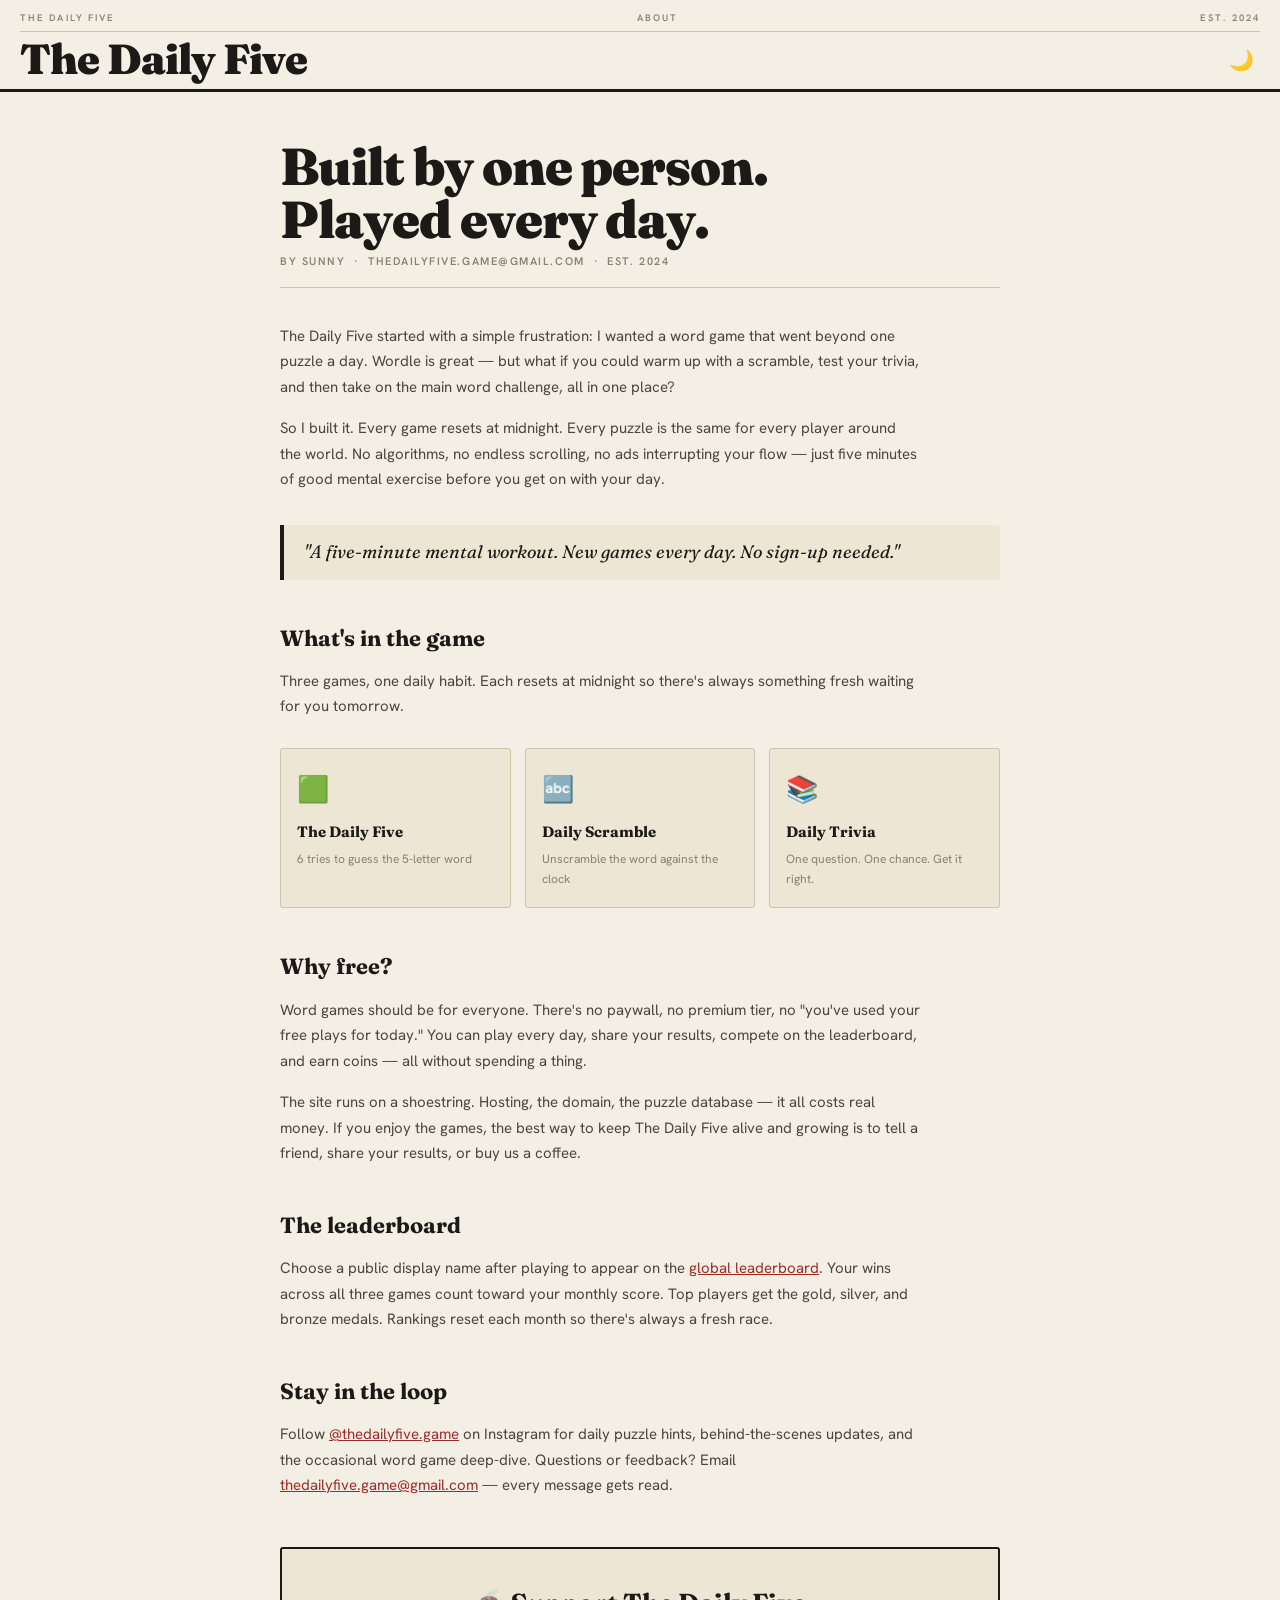
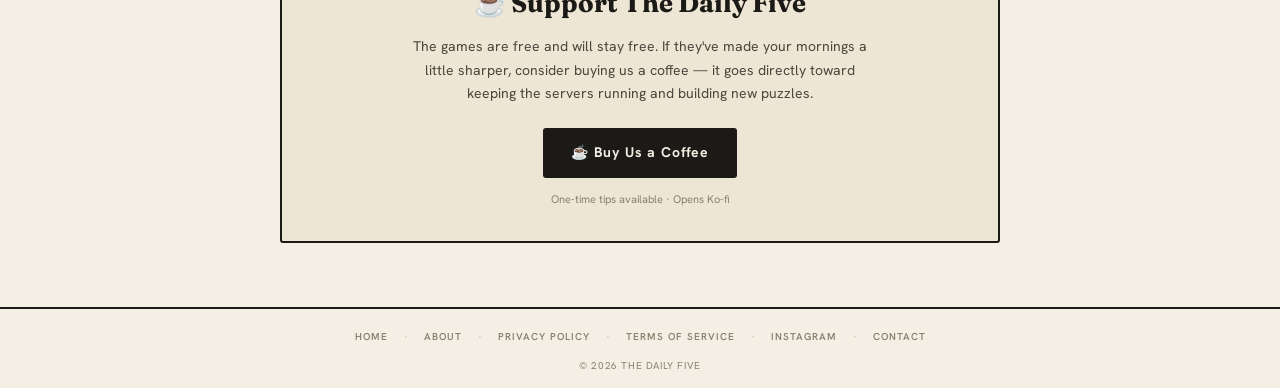
<file: about.html>
<!DOCTYPE html>
<html lang="en" data-theme="light">
<head>
  <meta charset="UTF-8"/>
  <meta name="viewport" content="width=device-width,initial-scale=1"/>
  <title>About — The Daily Five</title>
  <meta name="description" content="The story behind The Daily Five — free daily word puzzles built by one person who loves word games."/>
  <meta property="og:title" content="About — The Daily Five"/>
  <meta property="og:description" content="The story behind The Daily Five — free daily word puzzles, scramble, and trivia built with love."/>
  <meta property="og:type" content="website"/>
  <meta property="og:url" content="https://www.thedailyfive.net/about.html"/>
  <meta property="og:image" content="https://www.thedailyfive.net/og-image.png"/>


  <link rel="preconnect" href="https://fonts.googleapis.com"/>
  <link rel="preconnect" href="https://fonts.gstatic.com" crossorigin/>
  <link href="https://fonts.googleapis.com/css2?family=Fraunces:ital,wght@0,700;0,900;1,700;1,900&family=Hanken+Grotesk:wght@400;500;600;700&display=swap" rel="stylesheet"/>
  <style>
    :root{--paper:#f4efe4;--paper-2:#ede6d4;--ink:#1c1a16;--ink-soft:#4a463c;--ink-muted:#8a8070;--line:#cdc4ad;--accent:#9e2b25;--green:#3f7a4f;--radius:3px;--trans:.18s ease;}
    [data-theme="dark"]{--paper:#12110e;--paper-2:#1c1a15;--ink:#f0ebe0;--ink-soft:#a39b85;--ink-muted:#6b6356;--line:#2e2a22;--accent:#c0392b;}
    *,*::before,*::after{box-sizing:border-box;margin:0;padding:0;}
    body{background:var(--paper);color:var(--ink);font-family:'Hanken Grotesk',system-ui,sans-serif;transition:background var(--trans),color var(--trans);line-height:1.7;}
    header{border-bottom:3px solid var(--ink);padding:10px 20px 0;}
    .dateline{font-size:9.5px;letter-spacing:.22em;text-transform:uppercase;color:var(--ink-muted);font-weight:600;display:flex;justify-content:space-between;border-bottom:1px solid var(--line);padding-bottom:5px;margin-bottom:8px;}
    .header-top{display:flex;align-items:center;justify-content:space-between;padding-bottom:10px;}
    .masthead{font-family:'Fraunces',serif;font-weight:900;font-size:clamp(24px,5vw,42px);line-height:.93;letter-spacing:-.02em;}
    .masthead a{text-decoration:none;color:inherit;}
    .theme-btn{background:none;border:none;cursor:pointer;font-size:20px;padding:6px;color:var(--ink);border-radius:var(--radius);}
    main{max-width:760px;margin:0 auto;padding:48px 20px 64px;}
    h1{font-family:'Fraunces',serif;font-weight:900;font-size:clamp(32px,5vw,52px);line-height:1.02;margin-bottom:6px;letter-spacing:-.02em;}
    .byline{font-size:11px;letter-spacing:.14em;text-transform:uppercase;color:var(--ink-muted);font-weight:600;margin-bottom:36px;padding-bottom:16px;border-bottom:1px solid var(--line);}
    h2{font-family:'Fraunces',serif;font-weight:700;font-size:22px;margin:40px 0 12px;color:var(--ink);}
    p{font-size:15px;color:var(--ink-soft);margin-bottom:16px;max-width:640px;}
    a{color:var(--accent);}
    .pull-quote{border-left:4px solid var(--ink);padding:12px 20px;margin:32px 0;background:var(--paper-2);border-radius:0 var(--radius) var(--radius) 0;}
    .pull-quote p{font-family:'Fraunces',serif;font-style:italic;font-size:18px;color:var(--ink);margin:0;max-width:none;}
    .games-grid{display:grid;grid-template-columns:repeat(3,1fr);gap:14px;margin:28px 0;}
    @media(max-width:520px){.games-grid{grid-template-columns:1fr;}}
    .game-card{background:var(--paper-2);border:1.5px solid var(--line);border-radius:var(--radius);padding:18px 16px;text-decoration:none;color:inherit;display:block;transition:border-color var(--trans),transform var(--trans);}
    .game-card:hover{border-color:var(--ink);transform:translateY(-2px);}
    .game-card .icon{font-size:26px;margin-bottom:8px;}
    .game-card .name{font-family:'Fraunces',serif;font-weight:700;font-size:15px;margin-bottom:4px;}
    .game-card .desc{font-size:12px;color:var(--ink-muted);}
    .support-box{margin:48px 0 0;background:var(--paper-2);border:2px solid var(--ink);border-radius:var(--radius);padding:32px 28px;text-align:center;}
    .support-box h2{margin:0 0 10px;font-size:26px;}
    .support-box p{margin:0 0 22px;font-size:14px;max-width:480px;margin-left:auto;margin-right:auto;}
    .kofi-btn{display:inline-block;background:var(--ink);color:var(--paper);text-decoration:none;font-weight:700;font-size:14px;letter-spacing:.06em;padding:13px 28px;border-radius:var(--radius);transition:background var(--trans);font-family:'Hanken Grotesk',sans-serif;}
    .kofi-btn:hover{background:var(--accent);color:#fff;}
    .support-note{margin-top:12px;font-size:11px;color:var(--ink-muted);}
    footer{border-top:2px solid var(--ink);padding:18px 20px 14px;text-align:center;}
    .footer-links{display:flex;justify-content:center;align-items:center;gap:6px 16px;flex-wrap:wrap;margin-bottom:10px;}
    .footer-links a{color:var(--ink-muted);text-decoration:none;font-size:10px;letter-spacing:.1em;text-transform:uppercase;font-weight:600;transition:color var(--trans);}
    .footer-links a:hover{color:var(--ink);}
    .footer-sep{color:var(--line);font-size:12px;}
    .footer-copy{font-size:10px;color:var(--ink-muted);letter-spacing:.06em;text-transform:uppercase;}
  </style>
<link rel="canonical" href="https://www.thedailyfive.net/about.html"/>
  <link rel="icon" href="/favicon.ico" sizes="any"/>
  <link rel="icon" type="image/png" sizes="96x96" href="/favicon-96.png"/>
  <link rel="apple-touch-icon" sizes="180x180" href="/apple-touch-icon.png"/>
<script defer src="/support.js?v=20261118"></script>
</head>
<body>
<header>
  <div class="dateline"><span>The Daily Five</span><span>About</span><span>Est. 2024</span></div>
  <div class="header-top">
    <div class="masthead"><a href="/">The Daily Five</a></div>
    <button class="theme-btn" id="themeBtn" aria-label="Toggle dark mode">&#127769;</button>
  </div>
</header>

<main>
  <h1>Built by one person.<br/>Played every day.</h1>
  <div class="byline">By Sunny &nbsp;&middot;&nbsp; thedailyfive.game@gmail.com &nbsp;&middot;&nbsp; Est. 2024</div>

  <p>The Daily Five started with a simple frustration: I wanted a word game that went beyond one puzzle a day. Wordle is great — but what if you could warm up with a scramble, test your trivia, and then take on the main word challenge, all in one place?</p>

  <p>So I built it. Every game resets at midnight. Every puzzle is the same for every player around the world. No algorithms, no endless scrolling, no ads interrupting your flow — just five minutes of good mental exercise before you get on with your day.</p>

  <div class="pull-quote">
    <p>"A five-minute mental workout. New games every day. No sign-up needed."</p>
  </div>

  <h2>What's in the game</h2>
  <p>Three games, one daily habit. Each resets at midnight so there's always something fresh waiting for you tomorrow.</p>

  <div class="games-grid">
    <a class="game-card" href="/play.html">
      <div class="icon">&#129001;</div>
      <div class="name">The Daily Five</div>
      <div class="desc">6 tries to guess the 5-letter word</div>
    </a>
    <a class="game-card" href="/scramble.html">
      <div class="icon">&#128292;</div>
      <div class="name">Daily Scramble</div>
      <div class="desc">Unscramble the word against the clock</div>
    </a>
    <a class="game-card" href="/trivia.html">
      <div class="icon">&#128218;</div>
      <div class="name">Daily Trivia</div>
      <div class="desc">One question. One chance. Get it right.</div>
    </a>
  </div>

  <h2>Why free?</h2>
  <p>Word games should be for everyone. There's no paywall, no premium tier, no "you've used your free plays for today." You can play every day, share your results, compete on the leaderboard, and earn coins — all without spending a thing.</p>

  <p>The site runs on a shoestring. Hosting, the domain, the puzzle database — it all costs real money. If you enjoy the games, the best way to keep The Daily Five alive and growing is to tell a friend, share your results, or buy us a coffee.</p>

  <h2>The leaderboard</h2>
  <p>Choose a public display name after playing to appear on the <a href="/leaderboard.html">global leaderboard</a>. Your wins across all three games count toward your monthly score. Top players get the gold, silver, and bronze medals. Rankings reset each month so there's always a fresh race.</p>

  <h2>Stay in the loop</h2>
  <p>Follow <a href="https://www.instagram.com/thedailyfive.game/" target="_blank" rel="noopener">@thedailyfive.game</a> on Instagram for daily puzzle hints, behind-the-scenes updates, and the occasional word game deep-dive. Questions or feedback? Email <a href="mailto:thedailyfive.game@gmail.com">thedailyfive.game@gmail.com</a> — every message gets read.</p>

  <div class="support-box">
    <h2>&#9749; Support The Daily Five</h2>
    <p>The games are free and will stay free. If they've made your mornings a little sharper, consider buying us a coffee — it goes directly toward keeping the servers running and building new puzzles.</p>
    <a class="kofi-btn" href="https://ko-fi.com/thedailyfive" target="_blank" rel="noopener">&#9749; Buy Us a Coffee</a>
    <div class="support-note">One-time tips available &middot; Opens Ko-fi</div>
  </div>
</main>

<footer>
  <div class="footer-links">
    <a href="/">Home</a>
    <span class="footer-sep">&middot;</span>
    <a href="/about.html">About</a>
    <span class="footer-sep">&middot;</span>
    <a href="/privacy.html">Privacy Policy</a>
    <span class="footer-sep">&middot;</span>
    <a href="/terms.html">Terms of Service</a>
    <span class="footer-sep">&middot;</span>
    <a href="https://www.instagram.com/thedailyfive.game/" target="_blank" rel="noopener">Instagram</a>
    <span class="footer-sep">&middot;</span>
    <a href="mailto:thedailyfive.game@gmail.com">Contact</a>
  </div>
  <div class="footer-copy">&copy; <span id="footerYear"></span> The Daily Five</div>
  <script>(function(){var y=document.getElementById('footerYear');if(y)y.textContent=new Date().getFullYear();})();</script>
</footer>

<script>
(function(){var t=localStorage.getItem('df_theme')||'light';document.documentElement.setAttribute('data-theme',t);document.getElementById('themeBtn').textContent=t==='dark'?'☀️':'🌙';})();
document.getElementById('themeBtn').onclick=function(){var c=document.documentElement.getAttribute('data-theme');var n=c==='dark'?'light':'dark';document.documentElement.setAttribute('data-theme',n);localStorage.setItem('df_theme',n);this.textContent=n==='dark'?'☀️':'🌙';};
</script>
</body>
</html>
</file>
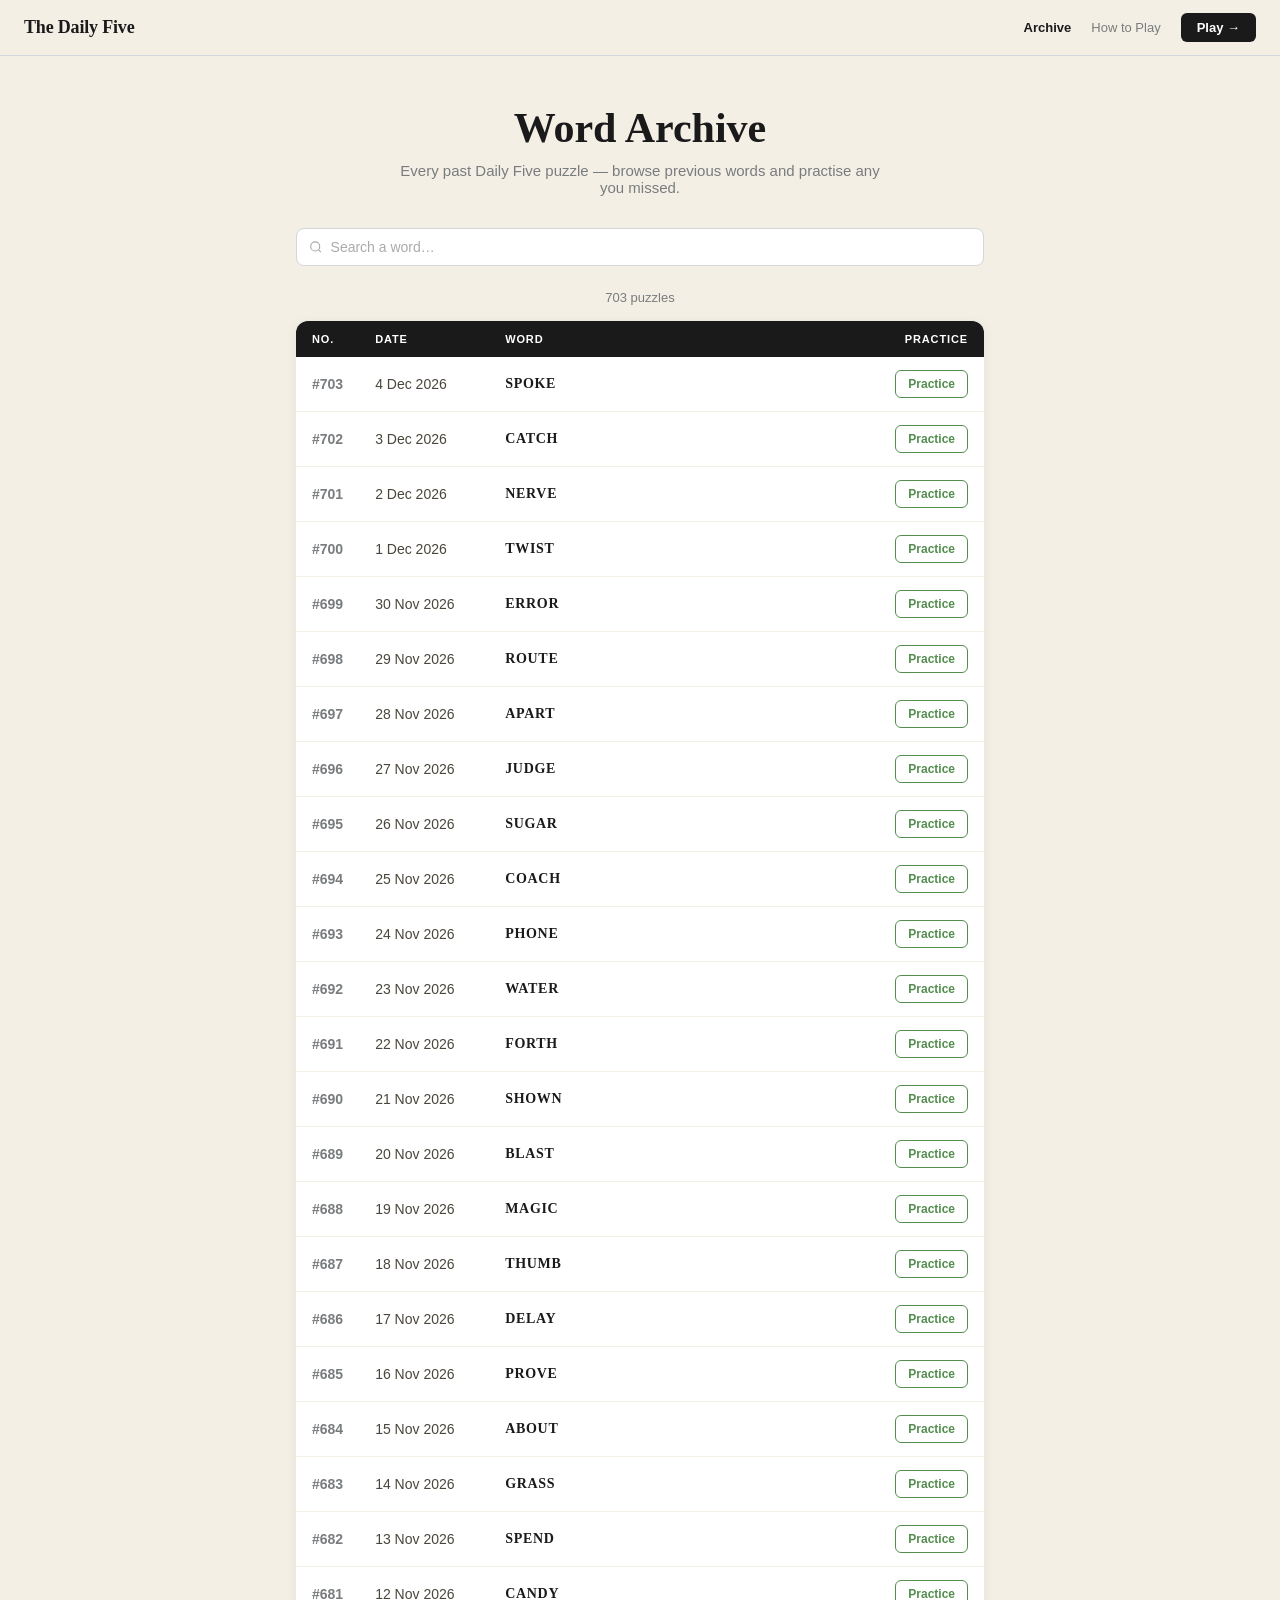
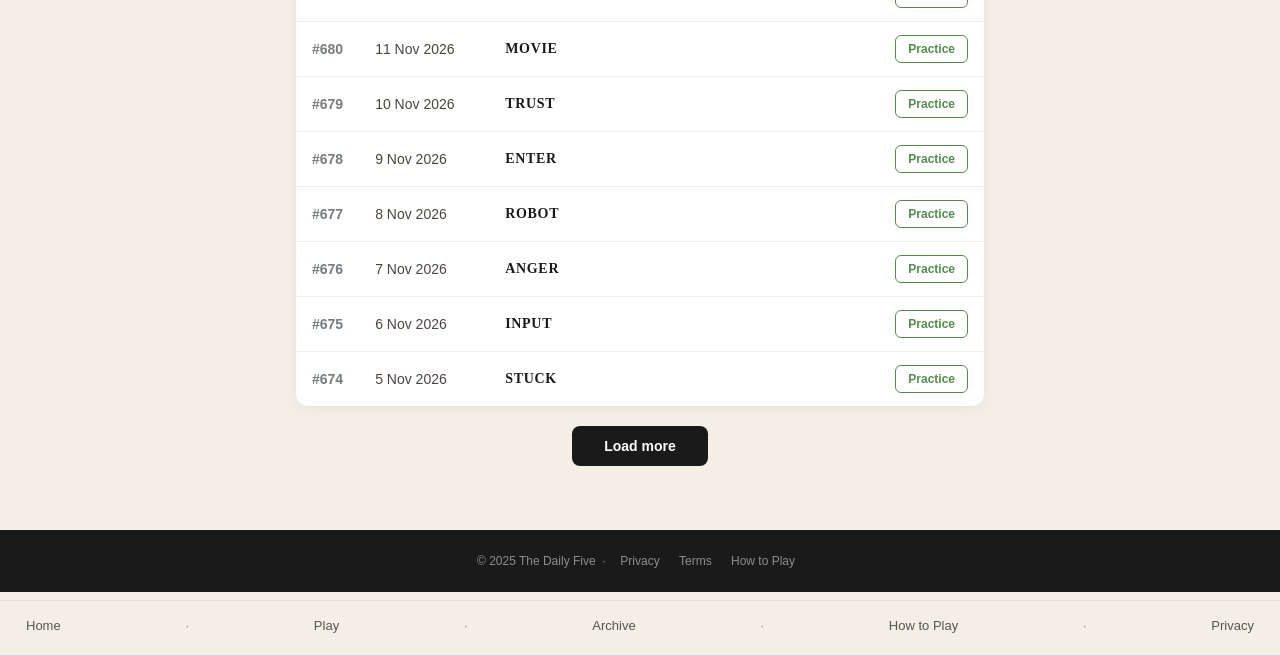
<file: archive.html>
<!DOCTYPE html>
<html lang="en">
<head>
<meta charset="UTF-8">
<meta name="viewport" content="width=device-width,initial-scale=1">
<title>Word Archive — The Daily Five</title>
<meta name="description" content="Browse every past daily word from The Daily Five. See all previous puzzles, their dates, and the hidden answer revealed.">
<meta name="keywords" content="daily five archive, past words, daily word game history, five letter word archive">
<meta property="og:title" content="Word Archive — The Daily Five">
<meta property="og:description" content="Every past Daily Five puzzle — word, date and puzzle number.">
<meta property="og:url" content="https://www.thedailyfive.net/archive.html">
<meta property="og:type" content="website">
<link rel="canonical" href="https://www.thedailyfive.net/archive.html">


<style>
*{box-sizing:border-box;margin:0;padding:0;}
body{font-family:-apple-system,BlinkMacSystemFont,'Segoe UI',sans-serif;background:#f4efe4;color:#1a1a1b;min-height:100vh;}

/* ── NAV ── */
nav{position:sticky;top:0;z-index:100;background:#f4efe4;border-bottom:1px solid #d3d6da;display:flex;align-items:center;justify-content:space-between;padding:0 24px;height:56px;}
.nav-logo{font-family:Georgia,serif;font-size:18px;font-weight:700;text-decoration:none;color:#1a1a1b;letter-spacing:-.01em;}
.nav-links{display:flex;align-items:center;gap:20px;}
.nav-links a{font-size:13px;color:#787c7e;text-decoration:none;transition:color .15s;}
.nav-links a:hover,.nav-links a.active{color:#1a1a1b;font-weight:600;}
.nav-play{background:#1a1a1b;color:#fff !important;border-radius:6px;padding:7px 16px;font-size:13px;font-weight:600 !important;}
.nav-play:hover{background:#333 !important;}

/* ── PAGE HEADER ── */
.page-header{text-align:center;padding:48px 24px 32px;}
.page-header h1{font-family:Georgia,serif;font-size:clamp(28px,5vw,42px);font-weight:700;color:#1a1a1b;margin-bottom:10px;}
.page-header p{color:#787c7e;font-size:15px;max-width:480px;margin:0 auto;}

/* ── SEARCH & FILTER ── */
.controls{max-width:720px;margin:0 auto 24px;padding:0 16px;display:flex;gap:10px;flex-wrap:wrap;}
.search-box{flex:1;min-width:160px;display:flex;align-items:center;background:#fff;border:1.5px solid #d3d6da;border-radius:8px;padding:0 12px;gap:8px;}
.search-box input{border:none;outline:none;background:none;font-size:14px;padding:10px 0;color:#1a1a1b;width:100%;}
.search-box input::placeholder{color:#aaa;}
.filter-btn{background:#fff;border:1.5px solid #d3d6da;border-radius:8px;padding:10px 16px;font-size:13px;font-weight:600;cursor:pointer;color:#1a1a1b;transition:all .15s;}
.filter-btn.active,.filter-btn:hover{background:#1a1a1b;color:#fff;border-color:#1a1a1b;}
.results-count{text-align:center;color:#787c7e;font-size:13px;margin-bottom:16px;}

/* ── ARCHIVE TABLE ── */
.archive-wrap{max-width:720px;margin:0 auto;padding:0 16px 64px;}
.archive-table{width:100%;border-collapse:collapse;background:#fff;border-radius:12px;overflow:hidden;box-shadow:0 2px 12px rgba(0,0,0,.06);}
.archive-table thead th{background:#1a1a1b;color:#fff;font-size:11px;font-weight:700;text-transform:uppercase;letter-spacing:.08em;padding:12px 16px;text-align:left;}
.archive-table thead th:last-child{text-align:right;}
.archive-table tbody tr{border-bottom:1px solid #f4efe4;transition:background .1s;}
.archive-table tbody tr:hover{background:#fdf9f2;}
.archive-table tbody tr:last-child{border-bottom:none;}
.archive-table td{padding:13px 16px;font-size:14px;vertical-align:middle;}
.td-num{color:#787c7e;font-size:12px;font-weight:600;width:60px;}
.td-date{color:#4a463c;width:130px;}
.td-word{font-family:Georgia,serif;font-size:17px;font-weight:700;letter-spacing:.05em;color:#1a1a1b;}
.td-word .tiles{display:flex;gap:3px;margin-top:4px;}
.mini-tile{width:20px;height:20px;border-radius:3px;background:#538d4e;display:inline-block;}
.td-action{text-align:right;}
.practice-btn{background:transparent;border:1.5px solid #538d4e;color:#538d4e;border-radius:6px;padding:6px 12px;font-size:12px;font-weight:600;cursor:pointer;text-decoration:none;transition:all .15s;display:inline-block;}
.practice-btn:hover{background:#538d4e;color:#fff;}
.today-badge{background:#c89a2b;color:#fff;font-size:10px;font-weight:700;border-radius:4px;padding:2px 6px;text-transform:uppercase;letter-spacing:.05em;margin-left:6px;vertical-align:middle;}

/* ── LOAD MORE ── */
.load-more-wrap{text-align:center;margin-top:20px;}
.load-more-btn{background:#1a1a1b;color:#fff;border:none;border-radius:8px;padding:12px 32px;font-size:14px;font-weight:600;cursor:pointer;transition:opacity .15s;}
.load-more-btn:hover{opacity:.85;}
.load-more-btn:disabled{opacity:.4;cursor:default;}

/* ── FOOTER ── */
footer{background:#1a1a1b;color:rgba(255,255,255,.5);text-align:center;padding:24px 16px;font-size:12px;}
footer a{color:rgba(255,255,255,.5);text-decoration:none;margin:0 8px;}
footer a:hover{color:#fff;}

@media(max-width:560px){
  .archive-table thead th:nth-child(2){display:none;}
  .archive-table td:nth-child(2){display:none;}
  .archive-table .td-num{width:44px;}
}
</style>
  <link rel="icon" href="/favicon.ico" sizes="any"/>
  <link rel="icon" type="image/png" sizes="96x96" href="/favicon-96.png"/>
  <link rel="apple-touch-icon" sizes="180x180" href="/apple-touch-icon.png"/>
<script src="/daily-date.js"></script>
</head>
<body>

<nav>
  <a class="nav-logo" href="/">The Daily Five</a>
  <div class="nav-links">
    <a href="/archive.html" class="active">Archive</a>
    <a href="/about.html">How to Play</a>
    <a href="/play.html" class="nav-play">Play →</a>
  </div>
</nav>

<div class="page-header">
  <h1>Word Archive</h1>
  <p>Every past Daily Five puzzle — browse previous words and practise any you missed.</p>
</div>

<div class="controls">
  <div class="search-box">
    <svg width="14" height="14" viewBox="0 0 24 24" fill="none" stroke="#aaa" stroke-width="2"><circle cx="11" cy="11" r="8"/><line x1="21" y1="21" x2="16.65" y2="16.65"/></svg>
    <input type="text" id="searchInput" placeholder="Search a word…" oninput="filterWords()" autocomplete="off" spellcheck="false">
  </div>
</div>
<div class="results-count" id="resultsCount"></div>

<div class="archive-wrap">
  <table class="archive-table">
    <thead>
      <tr>
        <th>No.</th>
        <th>Date</th>
        <th>Word</th>
        <th>Practice</th>
      </tr>
    </thead>
    <tbody id="archiveBody"></tbody>
  </table>
  <div class="load-more-wrap" id="loadMoreWrap" style="display:none;">
    <button class="load-more-btn" id="loadMoreBtn" onclick="loadMore()">Load more</button>
  </div>
</div>

<footer>
  <div>© 2025 The Daily Five &nbsp;·&nbsp;
    <a href="/privacy.html">Privacy</a>
    <a href="/terms.html">Terms</a>
    <a href="/about.html">How to Play</a>
  </div>
</footer>

<script>
// ── Data ──
var ANSWERS_B64 = '[base64]';
var ANSWERS = JSON.parse(decodeURIComponent(escape(atob(ANSWERS_B64))));
var PAGE_SIZE = 30;
var _filtered = [];
var _shown = 0;

function wordForDay(day){
  var n = ANSWERS.length;
  return ANSWERS[((day * 7919) % n + n) % n].toUpperCase();
}

function dateForDay(day){
  var d = new Date(Date.UTC(2025, 0, 1 + day));
  return d.toLocaleDateString('en-GB',{day:'numeric',month:'short',year:'numeric',timeZone:'UTC'});
}

function buildArchive(){
  var today = DFDailyDate.index(new Date());
  var all = [];
  for(var d = today - 1; d >= 0; d--){
    all.push({ day: d, date: dateForDay(d), word: wordForDay(d) });
  }
  return all;
}

var ALL_ENTRIES = buildArchive();

function filterWords(){
  var q = document.getElementById('searchInput').value.trim().toUpperCase();
  _filtered = q ? ALL_ENTRIES.filter(e => e.word.indexOf(q) !== -1) : ALL_ENTRIES.slice();
  _shown = 0;
  document.getElementById('archiveBody').innerHTML = '';
  loadMore();
  document.getElementById('resultsCount').textContent = _filtered.length + ' puzzle' + (_filtered.length !== 1 ? 's' : '');
}

function loadMore(){
  var tbody = document.getElementById('archiveBody');
  var batch = _filtered.slice(_shown, _shown + PAGE_SIZE);
  batch.forEach(function(e){
    var tr = document.createElement('tr');
    tr.innerHTML =
      '<td class="td-num">#' + (e.day + 1) + '</td>' +
      '<td class="td-date">' + e.date + '</td>' +
      '<td class="td-word">' + e.word + '</td>' +
      '<td class="td-action"><a class="practice-btn" href="/play.html?practice=1&word=' + e.word.toLowerCase() + '" title="Practice ' + e.word + '">Practice</a></td>';
    tbody.appendChild(tr);
  });
  _shown += batch.length;
  var wrap = document.getElementById('loadMoreWrap');
  if (_shown < _filtered.length) {
    wrap.style.display = 'block';
    document.getElementById('loadMoreBtn').disabled = false;
  } else {
    wrap.style.display = 'none';
  }
}

// Init
filterWords();
</script>
<nav id="siteFooterNav" style="text-align:center;padding:18px 16px 24px;font-size:13px;border-top:1px solid #e5e0d5;margin-top:8px;color:#888;">
  <a href="/" style="color:#555;text-decoration:none;margin:0 10px;">Home</a>·
  <a href="play.html" style="color:#555;text-decoration:none;margin:0 10px;">Play</a>·
  <a href="archive.html" style="color:#555;text-decoration:none;margin:0 10px;">Archive</a>·
  <a href="about.html" style="color:#555;text-decoration:none;margin:0 10px;">How to Play</a>·
  <a href="privacy.html" style="color:#555;text-decoration:none;margin:0 10px;">Privacy</a>
</nav>
</body>
</html>
</file>
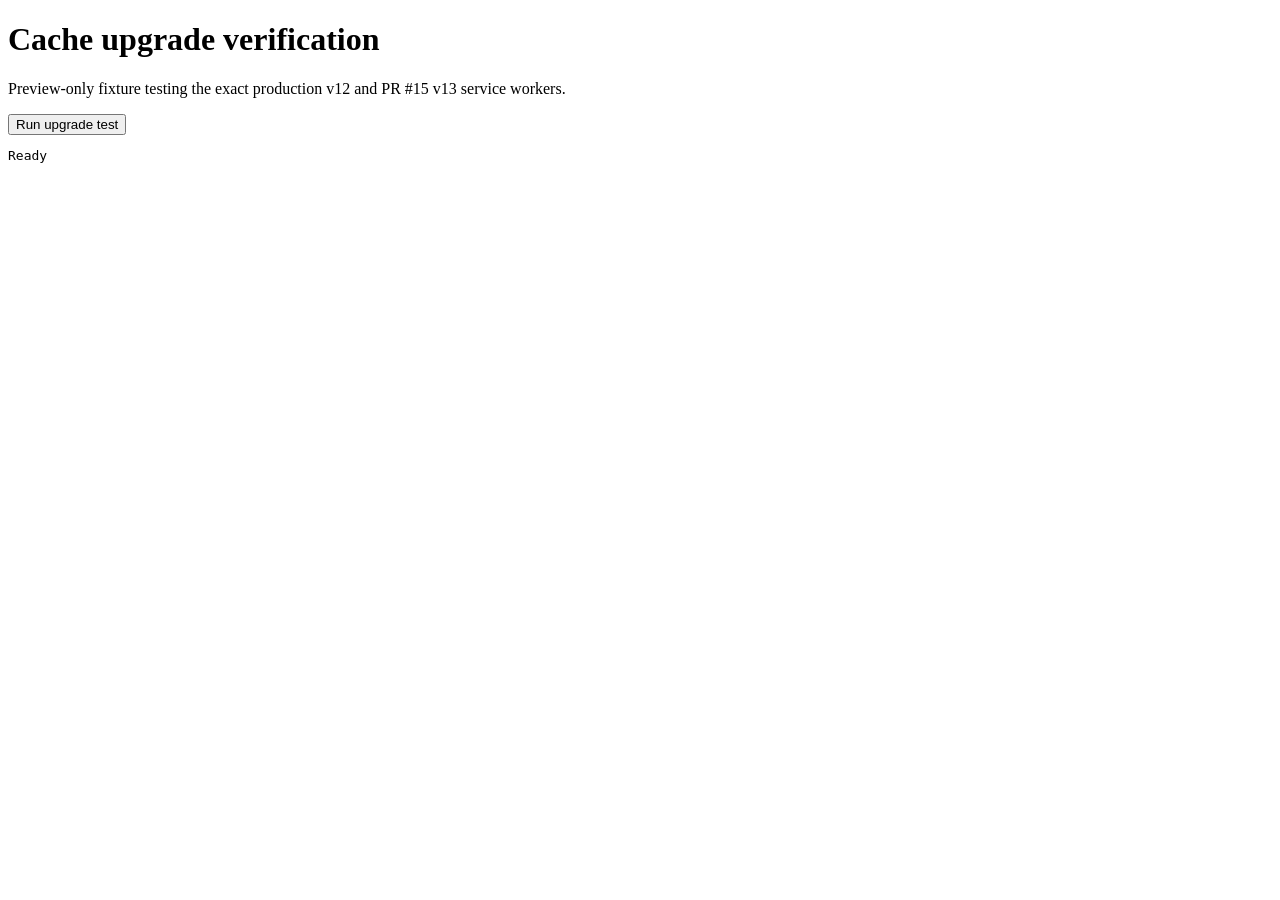
<file: cache-upgrade-test.html>
<!doctype html><html lang="en"><head><meta charset="utf-8"><meta name="viewport" content="width=device-width"><title>Daily Five cache upgrade verification</title><meta name="robots" content="noindex"></head><body><h1>Cache upgrade verification</h1><p>Preview-only fixture testing the exact production v12 and PR #15 v13 service workers.</p><button id="run">Run upgrade test</button><pre id="out">Ready</pre><script>
const out=document.getElementById('out');const results=[];
function record(name,pass,detail){results.push({name,pass,detail});out.textContent=JSON.stringify(results,null,2);if(!pass)throw Error(name);}
function activated(worker){return new Promise((resolve,reject)=>{if(!worker)return reject(Error('Missing worker'));if(worker.state==='activated')return resolve();const timeout=setTimeout(()=>reject(Error('Activation timed out')),25000);worker.addEventListener('statechange',()=>{if(worker.state==='activated'){clearTimeout(timeout);resolve();}if(worker.state==='redundant'){clearTimeout(timeout);reject(Error('Worker redundant'));}});});}
async function control(){if(navigator.serviceWorker.controller)return;await new Promise(resolve=>navigator.serviceWorker.addEventListener('controllerchange',resolve,{once:true}));}
document.getElementById('run').onclick=async()=>{document.getElementById('run').disabled=true;try{
const old=await navigator.serviceWorker.register('/cache-v12.js',{scope:'/',updateViaCache:'none'});await activated(old.installing||old.waiting||old.active);await control();let keys=await caches.keys();record('v12 installed',keys.includes('df-v12-mobile-hints'),keys);
const oldCache=await caches.open('df-v12-mobile-hints');await oldCache.put('/upgrade-probe.html',new Response('OLD CACHED HTML',{headers:{'Content-Type':'text/html'}}));
const next=await navigator.serviceWorker.register('/sw.js',{scope:'/',updateViaCache:'none'});await activated(next.installing||next.waiting||next.active);keys=await caches.keys();record('v13 activated and v12 removed',keys.includes('df-v13-guest-wallet')&&!keys.includes('df-v12-mobile-hints'),keys);
const cache=await caches.open('df-v13-guest-wallet');const wallet=await cache.match('/guest-coins.js?v=1');record('wallet script precached',!!wallet&& (await wallet.text()).includes('DFGuestCoins'),!!wallet);
await cache.put('/upgrade-probe.html',new Response('STALE HTML',{headers:{'Content-Type':'text/html'}}));const response=await fetch('/upgrade-probe.html',{headers:{Accept:'text/html'}});const text=await response.text();record('HTML network-first after upgrade',text.includes('FRESH NETWORK HTML'),text);
out.textContent+='\nALL CACHE UPGRADE CHECKS PASSED';
}catch(e){out.textContent+='\nFAILED: '+e.message;}}
</script></body></html>
</file>
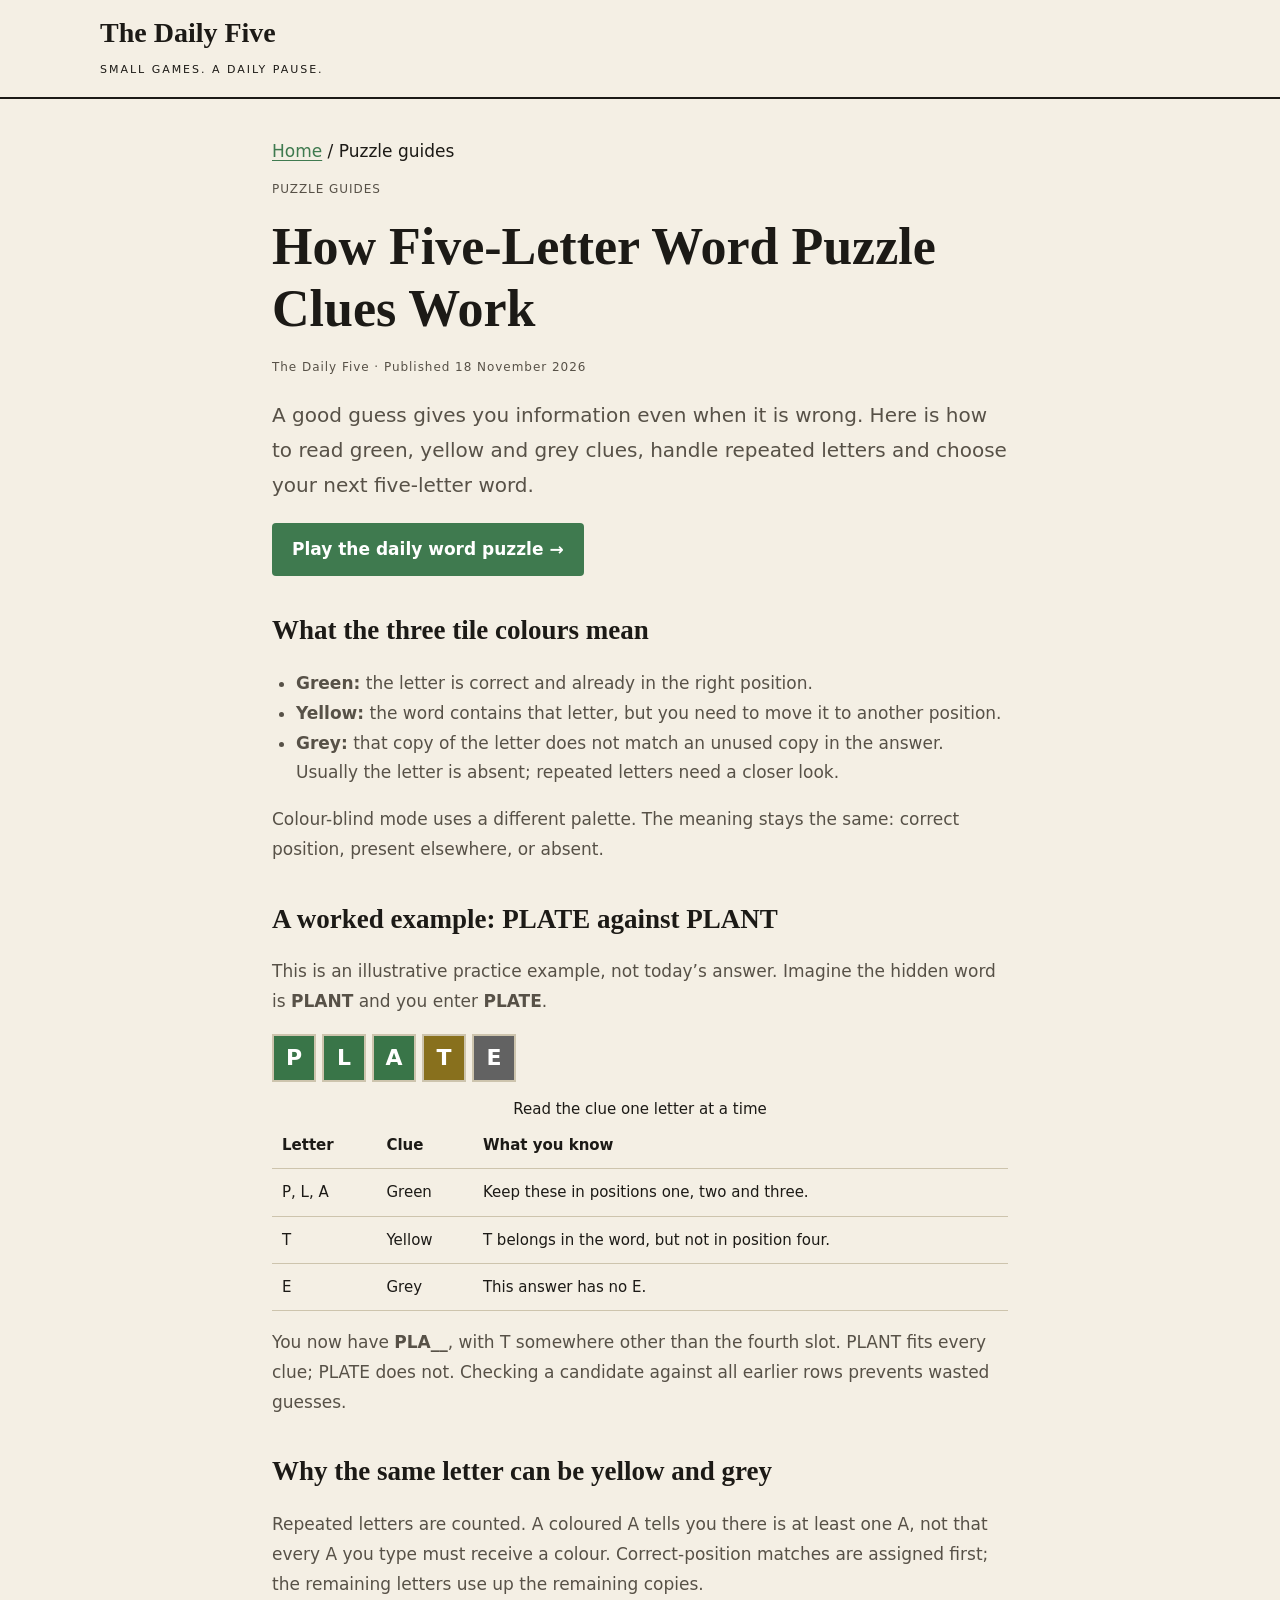
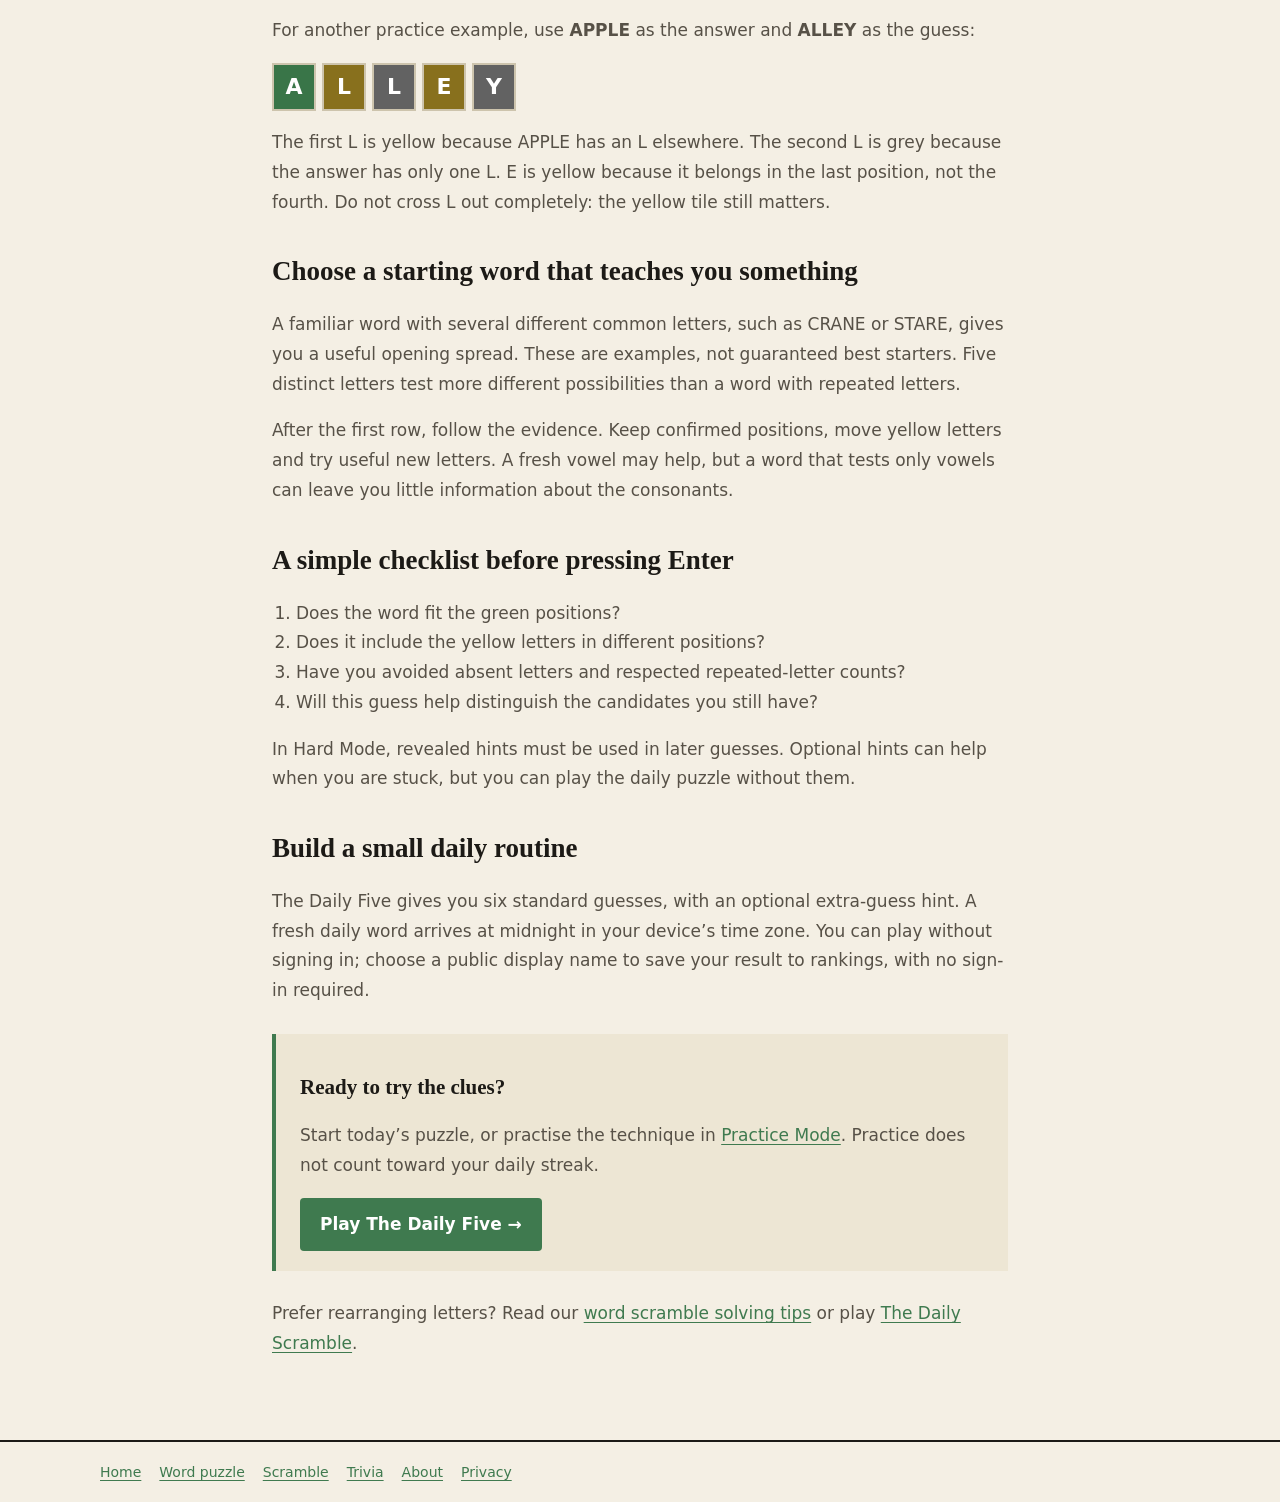
<file: five-letter-word-clues.html>
<!DOCTYPE html>
<html lang="en"><head><meta charset="UTF-8"><meta name="viewport" content="width=device-width,initial-scale=1">
<title>How Five-Letter Word Puzzle Clues Work | The Daily Five</title><meta name="description" content="Learn what green, yellow and grey tiles mean in five-letter word puzzles, including repeated letters, worked examples and practical guessing tips.">
<link rel="canonical" href="https://www.thedailyfive.net/five-letter-word-clues.html"><meta property="og:type" content="article"><meta property="og:title" content="How Five-Letter Word Puzzle Clues Work"><meta property="og:description" content="Learn what green, yellow and grey tiles mean in five-letter word puzzles, including repeated letters, worked examples and practical guessing tips."><meta property="og:url" content="https://www.thedailyfive.net/five-letter-word-clues.html"><meta property="og:image" content="https://www.thedailyfive.net/og-image.png"><meta name="twitter:card" content="summary_large_image"><meta name="twitter:title" content="How Five-Letter Word Puzzle Clues Work"><meta name="twitter:description" content="Learn what green, yellow and grey tiles mean in five-letter word puzzles, including repeated letters, worked examples and practical guessing tips."><meta name="twitter:image" content="https://www.thedailyfive.net/og-image.png"><link rel="icon" href="/favicon.ico"><link rel="stylesheet" href="/guides.css?v=20261118">

<script type="application/ld+json">{"@context":"https://schema.org","@type":"Article","headline":"How Five-Letter Word Puzzle Clues Work","description":"Learn what green, yellow and grey tiles mean in five-letter word puzzles, including repeated letters, worked examples and practical guessing tips.","mainEntityOfPage":"https://www.thedailyfive.net/five-letter-word-clues.html","datePublished":"2026-11-18","dateModified":"2026-11-18","author":{"@type":"Organization","name":"The Daily Five","url":"https://www.thedailyfive.net/about.html"},"publisher":{"@type":"Organization","name":"The Daily Five","url":"https://www.thedailyfive.net/"},"image":"https://www.thedailyfive.net/og-image.png","inLanguage":"en"}</script></head>
<body><a class="skip" href="#guide">Skip to guide</a><header><a href="/">The Daily Five</a><span>SMALL GAMES. A DAILY PAUSE.</span></header><main id="guide"><nav aria-label="Breadcrumb"><a href="/">Home</a> / Puzzle guides</nav><article><p class="eyebrow">PUZZLE GUIDES</p><h1>How Five-Letter Word Puzzle Clues Work</h1><p class="byline">The Daily Five · Published 18 November 2026</p><p class="intro">A good guess gives you information even when it is wrong. Here is how to read green, yellow and grey clues, handle repeated letters and choose your next five-letter word.</p>
<p><a class="cta" href="/play.html">Play the daily word puzzle →</a></p>
<h2>What the three tile colours mean</h2>
<ul><li><strong>Green:</strong> the letter is correct and already in the right position.</li><li><strong>Yellow:</strong> the word contains that letter, but you need to move it to another position.</li><li><strong>Grey:</strong> that copy of the letter does not match an unused copy in the answer. Usually the letter is absent; repeated letters need a closer look.</li></ul>
<p>Colour-blind mode uses a different palette. The meaning stays the same: correct position, present elsewhere, or absent.</p>
<h2>A worked example: PLATE against PLANT</h2>
<p>This is an illustrative practice example, not today’s answer. Imagine the hidden word is <strong>PLANT</strong> and you enter <strong>PLATE</strong>.</p>
<div class="tiles" aria-label="PLATE: P correct, L correct, A correct, T present elsewhere, E absent"><span class="tile green">P</span><span class="tile green">L</span><span class="tile green">A</span><span class="tile yellow">T</span><span class="tile grey">E</span></div>
<div class="table-wrap"><table><caption>Read the clue one letter at a time</caption><thead><tr><th>Letter</th><th>Clue</th><th>What you know</th></tr></thead><tbody><tr><td>P, L, A</td><td>Green</td><td>Keep these in positions one, two and three.</td></tr><tr><td>T</td><td>Yellow</td><td>T belongs in the word, but not in position four.</td></tr><tr><td>E</td><td>Grey</td><td>This answer has no E.</td></tr></tbody></table></div>
<p>You now have <strong>PLA__</strong>, with T somewhere other than the fourth slot. PLANT fits every clue; PLATE does not. Checking a candidate against all earlier rows prevents wasted guesses.</p>
<h2>Why the same letter can be yellow and grey</h2>
<p>Repeated letters are counted. A coloured A tells you there is at least one A, not that every A you type must receive a colour. Correct-position matches are assigned first; the remaining letters use up the remaining copies.</p>
<p>For another practice example, use <strong>APPLE</strong> as the answer and <strong>ALLEY</strong> as the guess:</p>
<div class="tiles" aria-label="ALLEY: A correct, first L present elsewhere, second L absent, E present elsewhere, Y absent"><span class="tile green">A</span><span class="tile yellow">L</span><span class="tile grey">L</span><span class="tile yellow">E</span><span class="tile grey">Y</span></div>
<p>The first L is yellow because APPLE has an L elsewhere. The second L is grey because the answer has only one L. E is yellow because it belongs in the last position, not the fourth. Do not cross L out completely: the yellow tile still matters.</p>
<h2>Choose a starting word that teaches you something</h2>
<p>A familiar word with several different common letters, such as CRANE or STARE, gives you a useful opening spread. These are examples, not guaranteed best starters. Five distinct letters test more different possibilities than a word with repeated letters.</p>
<p>After the first row, follow the evidence. Keep confirmed positions, move yellow letters and try useful new letters. A fresh vowel may help, but a word that tests only vowels can leave you little information about the consonants.</p>
<h2>A simple checklist before pressing Enter</h2>
<ol><li>Does the word fit the green positions?</li><li>Does it include the yellow letters in different positions?</li><li>Have you avoided absent letters and respected repeated-letter counts?</li><li>Will this guess help distinguish the candidates you still have?</li></ol>
<p>In Hard Mode, revealed hints must be used in later guesses. Optional hints can help when you are stuck, but you can play the daily puzzle without them.</p>
<h2>Build a small daily routine</h2>
<p>The Daily Five gives you six standard guesses, with an optional extra-guess hint. A fresh daily word arrives at midnight in your device’s time zone. You can play without signing in; choose a public display name to save your result to rankings, with no sign-in required.</p>
<div class="callout"><h3>Ready to try the clues?</h3><p>Start today’s puzzle, or practise the technique in <a href="/play.html?practice=1">Practice Mode</a>. Practice does not count toward your daily streak.</p><a class="cta" href="/play.html">Play The Daily Five →</a></div>
<p>Prefer rearranging letters? Read our <a href="/word-scramble-tips.html">word scramble solving tips</a> or play <a href="/scramble.html">The Daily Scramble</a>.</p></article></main><footer><nav aria-label="Footer"><a href="/">Home</a><a href="/play.html">Word puzzle</a><a href="/scramble.html">Scramble</a><a href="/trivia.html">Trivia</a><a href="/about.html">About</a><a href="/privacy.html">Privacy</a></nav></footer></body></html>
</file>
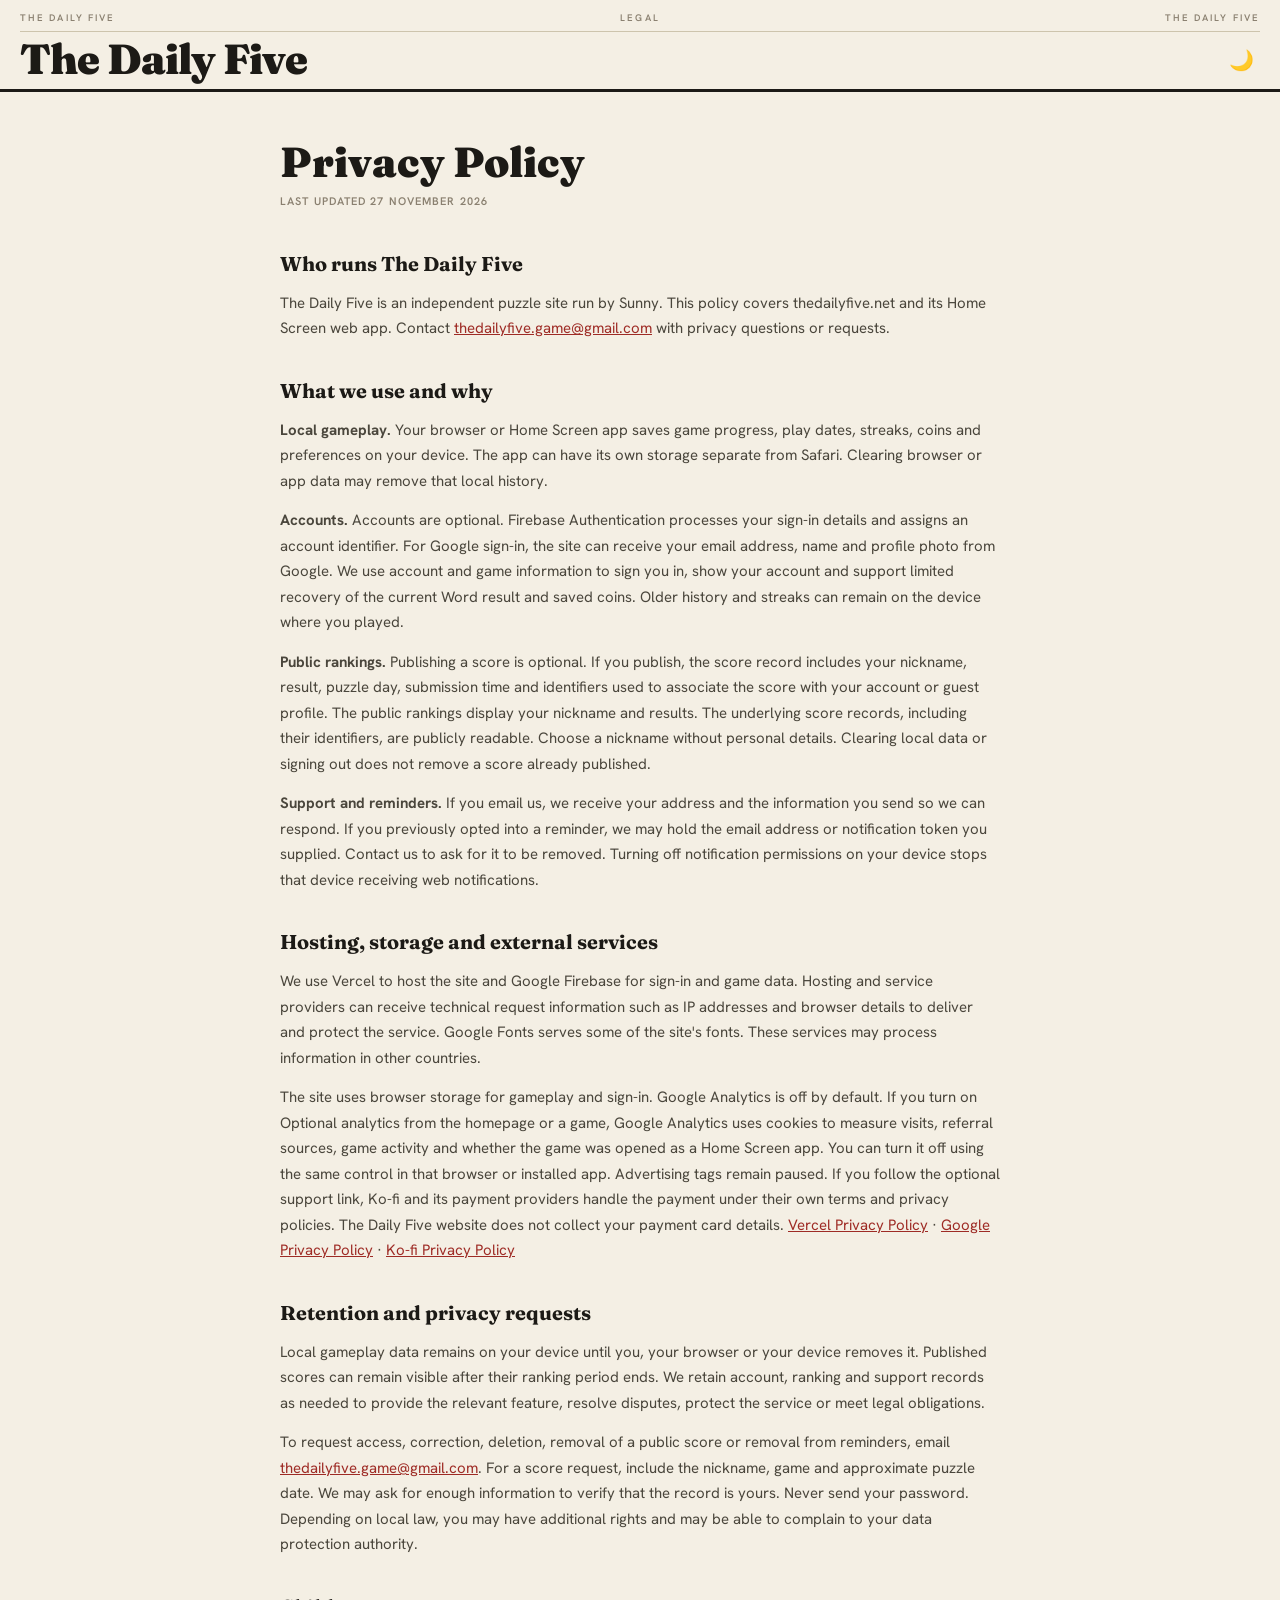
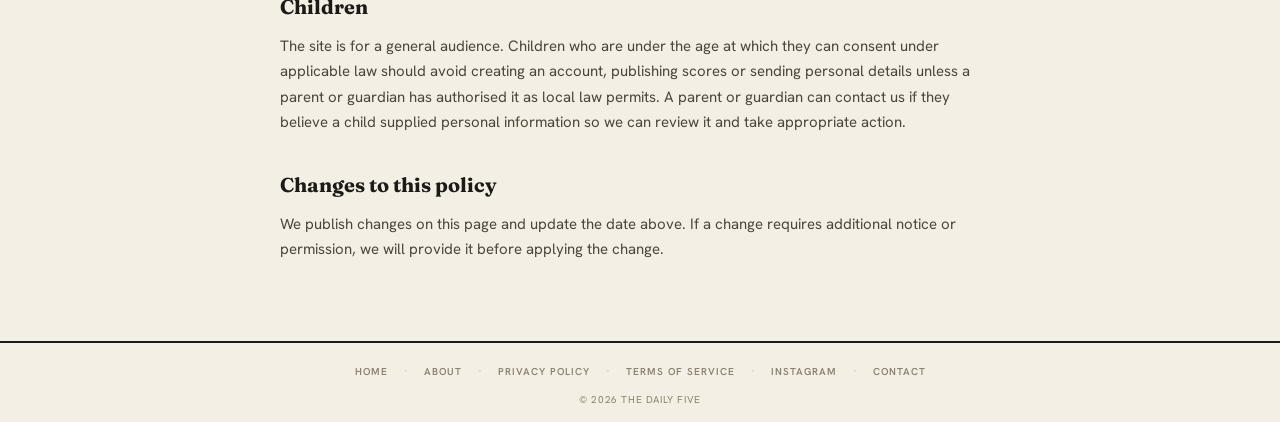
<file: privacy.html>
<!DOCTYPE html>
<html lang="en" data-theme="light">
<head>
  <meta charset="UTF-8"/>
  <meta name="viewport" content="width=device-width,initial-scale=1"/>
  <title>Privacy Policy — The Daily Five</title>
  <meta name="description" content="Privacy Policy for The Daily Five daily word puzzle games."/>


  <link rel="preconnect" href="https://fonts.googleapis.com"/>
  <link rel="preconnect" href="https://fonts.gstatic.com" crossorigin/>
  <link href="https://fonts.googleapis.com/css2?family=Fraunces:ital,wght@0,700;0,900;1,700&family=Hanken+Grotesk:wght@400;500;600;700&display=swap" rel="stylesheet"/>
  <style>
    :root{--paper:#f4efe4;--paper-2:#ede6d4;--ink:#1c1a16;--ink-soft:#4a463c;--ink-muted:#8a8070;--line:#cdc4ad;--accent:#9e2b25;--radius:3px;--trans:.18s ease;}
    [data-theme="dark"]{--paper:#12110e;--paper-2:#1c1a15;--ink:#f0ebe0;--ink-soft:#a39b85;--ink-muted:#6b6356;--line:#2e2a22;--accent:#c0392b;}
    *,*::before,*::after{box-sizing:border-box;margin:0;padding:0;}
    body{background:var(--paper);color:var(--ink);font-family:'Hanken Grotesk',system-ui,sans-serif;transition:background var(--trans),color var(--trans);line-height:1.7;}
    header{border-bottom:3px solid var(--ink);padding:10px 20px 0;}
    .dateline{font-size:9.5px;letter-spacing:.22em;text-transform:uppercase;color:var(--ink-muted);font-weight:600;display:flex;justify-content:space-between;border-bottom:1px solid var(--line);padding-bottom:5px;margin-bottom:8px;}
    .header-top{display:flex;align-items:center;justify-content:space-between;padding-bottom:10px;}
    .masthead{font-family:'Fraunces',serif;font-weight:900;font-size:clamp(24px,5vw,42px);line-height:.93;letter-spacing:-.02em;}
    .masthead a{text-decoration:none;color:inherit;}
    .theme-btn{background:none;border:none;cursor:pointer;font-size:20px;padding:6px;color:var(--ink);border-radius:var(--radius);}
    main{max-width:760px;margin:0 auto;padding:48px 20px 64px;}
    h1{font-family:'Fraunces',serif;font-weight:900;font-size:clamp(28px,4vw,42px);line-height:1.05;margin-bottom:8px;}
    .last-updated{font-size:11px;letter-spacing:.1em;text-transform:uppercase;color:var(--ink-muted);font-weight:600;margin-bottom:36px;}
    h2{font-family:'Fraunces',serif;font-weight:700;font-size:20px;margin:32px 0 10px;color:var(--ink);}
    p{font-size:15px;color:var(--ink-soft);margin-bottom:14px;}
    a{color:var(--accent);}
    footer{border-top:2px solid var(--ink);padding:18px 20px 14px;text-align:center;}
    .footer-links{display:flex;justify-content:center;align-items:center;gap:6px 16px;flex-wrap:wrap;margin-bottom:10px;}
    .footer-links a{color:var(--ink-muted);text-decoration:none;font-size:10px;letter-spacing:.1em;text-transform:uppercase;font-weight:600;transition:color var(--trans);}
    .footer-links a:hover{color:var(--ink);}
    .footer-sep{color:var(--line);font-size:12px;}
    .footer-copy{font-size:10px;color:var(--ink-muted);letter-spacing:.06em;text-transform:uppercase;}
  </style>
<link rel="canonical" href="https://www.thedailyfive.net/privacy.html"/>
  <link rel="icon" href="/favicon.ico" sizes="any"/>
  <link rel="icon" type="image/png" sizes="96x96" href="/favicon-96.png"/>
  <link rel="apple-touch-icon" sizes="180x180" href="/apple-touch-icon.png"/>
</head>
<body>
<header>
  <div class="dateline"><span>The Daily Five</span><span>Legal</span><span>The Daily Five</span></div>
  <div class="header-top">
    <div class="masthead"><a href="/">The Daily Five</a></div>
    <button class="theme-btn" id="themeBtn" aria-label="Toggle dark mode">&#127769;</button>
  </div>
</header>

<main>
  <h1>Privacy Policy</h1>
  <div class="last-updated">Last updated 27 November 2026</div>

  <h2>Who runs The Daily Five</h2>
  <p>The Daily Five is an independent puzzle site run by Sunny. This policy covers thedailyfive.net and its Home Screen web app. Contact <a href="mailto:thedailyfive.game@gmail.com">thedailyfive.game@gmail.com</a> with privacy questions or requests.</p>

  <h2>What we use and why</h2>
  <p><strong>Local gameplay.</strong> Your browser or Home Screen app saves game progress, play dates, streaks, coins and preferences on your device. The app can have its own storage separate from Safari. Clearing browser or app data may remove that local history.</p>
  <p><strong>Accounts.</strong> Accounts are optional. Firebase Authentication processes your sign-in details and assigns an account identifier. For Google sign-in, the site can receive your email address, name and profile photo from Google. We use account and game information to sign you in, show your account and support limited recovery of the current Word result and saved coins. Older history and streaks can remain on the device where you played.</p>
  <p><strong>Public rankings.</strong> Publishing a score is optional. If you publish, the score record includes your nickname, result, puzzle day, submission time and identifiers used to associate the score with your account or guest profile. The public rankings display your nickname and results. The underlying score records, including their identifiers, are publicly readable. Choose a nickname without personal details. Clearing local data or signing out does not remove a score already published.</p>
  <p><strong>Support and reminders.</strong> If you email us, we receive your address and the information you send so we can respond. If you previously opted into a reminder, we may hold the email address or notification token you supplied. Contact us to ask for it to be removed. Turning off notification permissions on your device stops that device receiving web notifications.</p>

  <h2>Hosting, storage and external services</h2>
  <p>We use Vercel to host the site and Google Firebase for sign-in and game data. Hosting and service providers can receive technical request information such as IP addresses and browser details to deliver and protect the service. Google Fonts serves some of the site's fonts. These services may process information in other countries.</p>
  <p>The site uses browser storage for gameplay and sign-in. Google Analytics is off by default. If you turn on Optional analytics from the homepage or a game, Google Analytics uses cookies to measure visits, referral sources, game activity and whether the game was opened as a Home Screen app. You can turn it off using the same control in that browser or installed app. Advertising tags remain paused. If you follow the optional support link, Ko-fi and its payment providers handle the payment under their own terms and privacy policies. The Daily Five website does not collect your payment card details. <a href="https://vercel.com/legal/privacy-policy">Vercel Privacy Policy</a> · <a href="https://policies.google.com/privacy">Google Privacy Policy</a> · <a href="https://more.ko-fi.com/privacy">Ko-fi Privacy Policy</a></p>

  <h2>Retention and privacy requests</h2>
  <p>Local gameplay data remains on your device until you, your browser or your device removes it. Published scores can remain visible after their ranking period ends. We retain account, ranking and support records as needed to provide the relevant feature, resolve disputes, protect the service or meet legal obligations.</p>
  <p>To request access, correction, deletion, removal of a public score or removal from reminders, email <a href="mailto:thedailyfive.game@gmail.com">thedailyfive.game@gmail.com</a>. For a score request, include the nickname, game and approximate puzzle date. We may ask for enough information to verify that the record is yours. Never send your password. Depending on local law, you may have additional rights and may be able to complain to your data protection authority.</p>

  <h2>Children</h2>
  <p>The site is for a general audience. Children who are under the age at which they can consent under applicable law should avoid creating an account, publishing scores or sending personal details unless a parent or guardian has authorised it as local law permits. A parent or guardian can contact us if they believe a child supplied personal information so we can review it and take appropriate action.</p>

  <h2>Changes to this policy</h2>
  <p>We publish changes on this page and update the date above. If a change requires additional notice or permission, we will provide it before applying the change.</p>
</main>

<footer>
  <div class="footer-links">
    <a href="/">Home</a>
    <span class="footer-sep">&middot;</span>
    <a href="/about.html">About</a>
    <span class="footer-sep">&middot;</span>
    <a href="/privacy.html">Privacy Policy</a>
    <span class="footer-sep">&middot;</span>
    <a href="/terms.html">Terms of Service</a>
    <span class="footer-sep">&middot;</span>
    <a href="https://www.instagram.com/thedailyfive.game/" target="_blank" rel="noopener">Instagram</a>
    <span class="footer-sep">&middot;</span>
    <a href="mailto:thedailyfive.game@gmail.com">Contact</a>
  </div>
  <div class="footer-copy">&copy; <span id="footerYear"></span> The Daily Five</div>
<script>(function(){var y=document.getElementById('footerYear');if(y)y.textContent=new Date().getFullYear();})();</script>
</footer>

<script>
(function(){var t=localStorage.getItem('df_theme')||'light';document.documentElement.setAttribute('data-theme',t);document.getElementById('themeBtn').textContent=t==='dark'?'☀️':'🌙';})();
document.getElementById('themeBtn').onclick=function(){var c=document.documentElement.getAttribute('data-theme');var n=c==='dark'?'light':'dark';document.documentElement.setAttribute('data-theme',n);localStorage.setItem('df_theme',n);this.textContent=n==='dark'?'☀️':'🌙';};
</script>
</body>
</html>
</file>
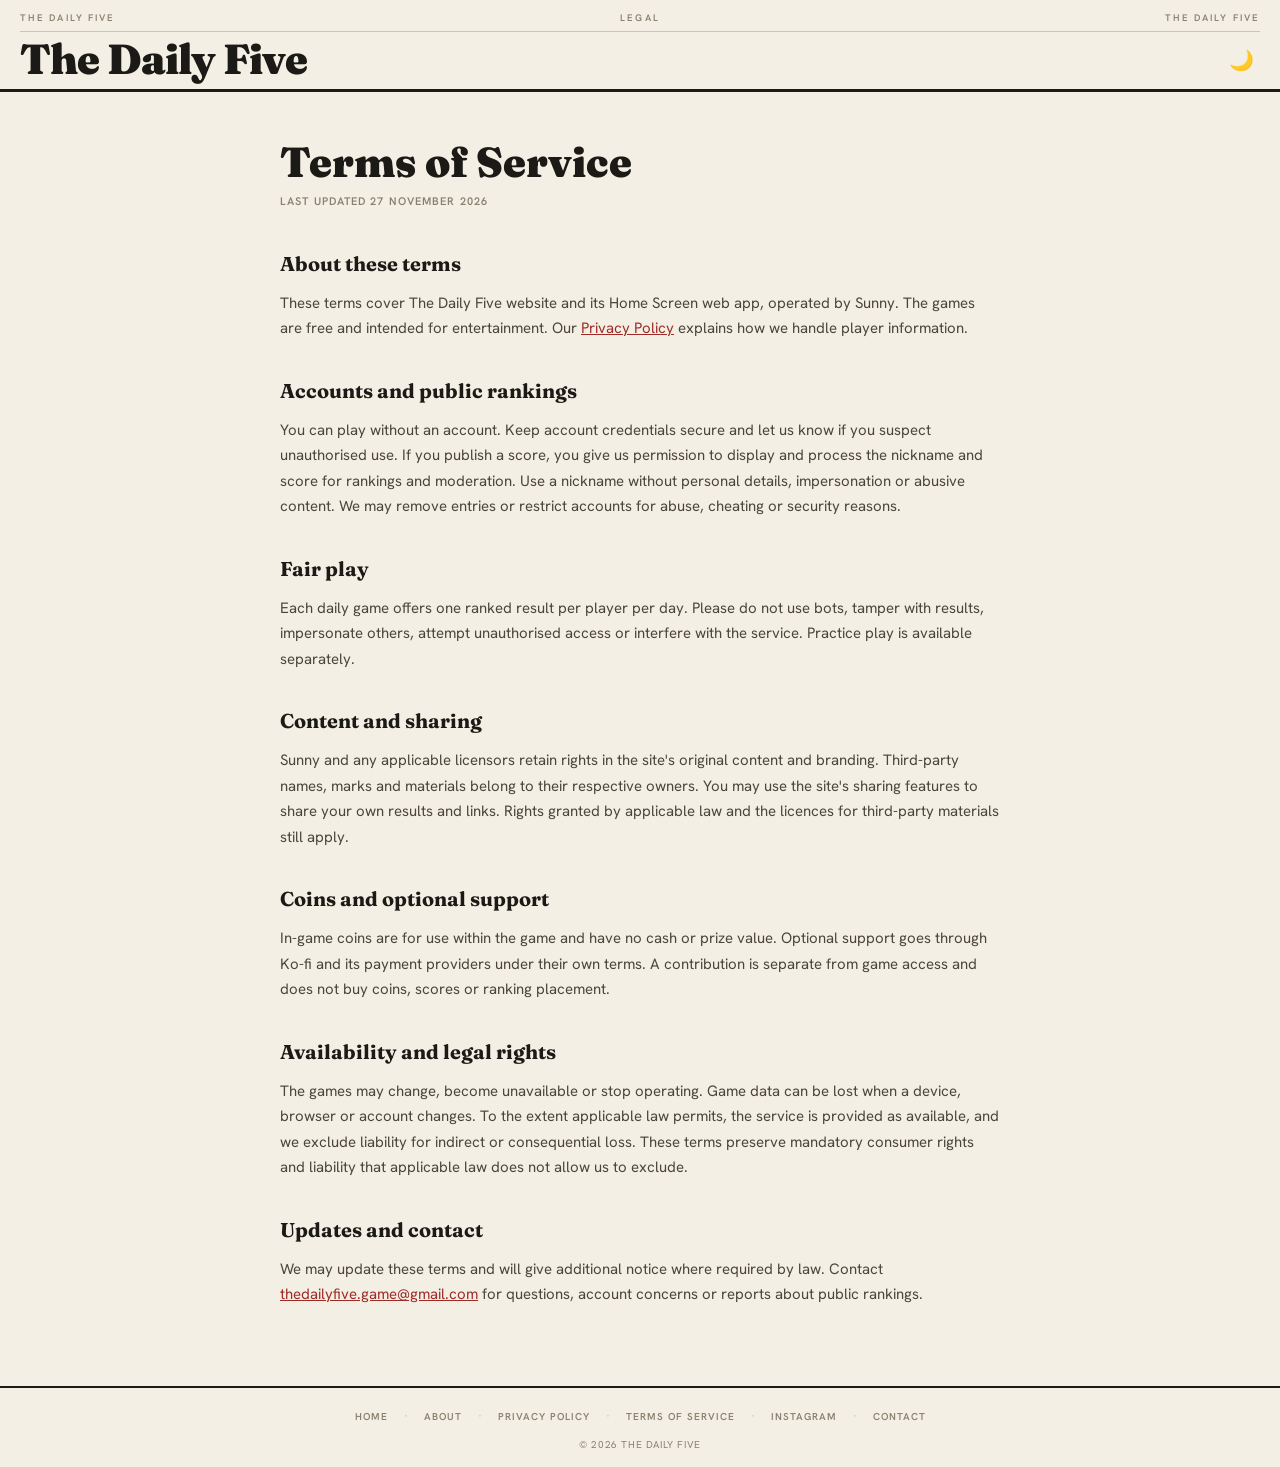
<file: terms.html>
<!DOCTYPE html>
<html lang="en" data-theme="light">
<head>
  <meta charset="UTF-8"/>
  <meta name="viewport" content="width=device-width,initial-scale=1"/>
  <title>Terms of Service — The Daily Five</title>
  <meta name="description" content="Terms of Service for The Daily Five daily word puzzle games."/>


  <link rel="preconnect" href="https://fonts.googleapis.com"/>
  <link rel="preconnect" href="https://fonts.gstatic.com" crossorigin/>
  <link href="https://fonts.googleapis.com/css2?family=Fraunces:ital,wght@0,700;0,900;1,700&family=Hanken+Grotesk:wght@400;500;600;700&display=swap" rel="stylesheet"/>
  <style>
    :root{--paper:#f4efe4;--paper-2:#ede6d4;--ink:#1c1a16;--ink-soft:#4a463c;--ink-muted:#8a8070;--line:#cdc4ad;--accent:#9e2b25;--radius:3px;--trans:.18s ease;}
    [data-theme="dark"]{--paper:#12110e;--paper-2:#1c1a15;--ink:#f0ebe0;--ink-soft:#a39b85;--ink-muted:#6b6356;--line:#2e2a22;--accent:#c0392b;}
    *,*::before,*::after{box-sizing:border-box;margin:0;padding:0;}
    body{background:var(--paper);color:var(--ink);font-family:'Hanken Grotesk',system-ui,sans-serif;transition:background var(--trans),color var(--trans);line-height:1.7;}
    header{border-bottom:3px solid var(--ink);padding:10px 20px 0;}
    .dateline{font-size:9.5px;letter-spacing:.22em;text-transform:uppercase;color:var(--ink-muted);font-weight:600;display:flex;justify-content:space-between;border-bottom:1px solid var(--line);padding-bottom:5px;margin-bottom:8px;}
    .header-top{display:flex;align-items:center;justify-content:space-between;padding-bottom:10px;}
    .masthead{font-family:'Fraunces',serif;font-weight:900;font-size:clamp(24px,5vw,42px);line-height:.93;letter-spacing:-.02em;}
    .masthead a{text-decoration:none;color:inherit;}
    .theme-btn{background:none;border:none;cursor:pointer;font-size:20px;padding:6px;color:var(--ink);border-radius:var(--radius);}
    main{max-width:760px;margin:0 auto;padding:48px 20px 64px;}
    h1{font-family:'Fraunces',serif;font-weight:900;font-size:clamp(28px,4vw,42px);line-height:1.05;margin-bottom:8px;}
    .last-updated{font-size:11px;letter-spacing:.1em;text-transform:uppercase;color:var(--ink-muted);font-weight:600;margin-bottom:36px;}
    h2{font-family:'Fraunces',serif;font-weight:700;font-size:20px;margin:32px 0 10px;color:var(--ink);}
    p{font-size:15px;color:var(--ink-soft);margin-bottom:14px;}
    a{color:var(--accent);}
    footer{border-top:2px solid var(--ink);padding:18px 20px 14px;text-align:center;}
    .footer-links{display:flex;justify-content:center;align-items:center;gap:6px 16px;flex-wrap:wrap;margin-bottom:10px;}
    .footer-links a{color:var(--ink-muted);text-decoration:none;font-size:10px;letter-spacing:.1em;text-transform:uppercase;font-weight:600;transition:color var(--trans);}
    .footer-links a:hover{color:var(--ink);}
    .footer-sep{color:var(--line);font-size:12px;}
    .footer-copy{font-size:10px;color:var(--ink-muted);letter-spacing:.06em;text-transform:uppercase;}
  </style>
<link rel="canonical" href="https://www.thedailyfive.net/terms.html"/>
  <link rel="icon" href="/favicon.ico" sizes="any"/>
  <link rel="icon" type="image/png" sizes="96x96" href="/favicon-96.png"/>
  <link rel="apple-touch-icon" sizes="180x180" href="/apple-touch-icon.png"/>
</head>
<body>
<header>
  <div class="dateline"><span>The Daily Five</span><span>Legal</span><span>The Daily Five</span></div>
  <div class="header-top">
    <div class="masthead"><a href="/">The Daily Five</a></div>
    <button class="theme-btn" id="themeBtn" aria-label="Toggle dark mode">&#127769;</button>
  </div>
</header>

<main>
  <h1>Terms of Service</h1>
  <div class="last-updated">Last updated 27 November 2026</div>

  <h2>About these terms</h2>
  <p>These terms cover The Daily Five website and its Home Screen web app, operated by Sunny. The games are free and intended for entertainment. Our <a href="/privacy.html">Privacy Policy</a> explains how we handle player information.</p>

  <h2>Accounts and public rankings</h2>
  <p>You can play without an account. Keep account credentials secure and let us know if you suspect unauthorised use. If you publish a score, you give us permission to display and process the nickname and score for rankings and moderation. Use a nickname without personal details, impersonation or abusive content. We may remove entries or restrict accounts for abuse, cheating or security reasons.</p>

  <h2>Fair play</h2>
  <p>Each daily game offers one ranked result per player per day. Please do not use bots, tamper with results, impersonate others, attempt unauthorised access or interfere with the service. Practice play is available separately.</p>

  <h2>Content and sharing</h2>
  <p>Sunny and any applicable licensors retain rights in the site's original content and branding. Third-party names, marks and materials belong to their respective owners. You may use the site's sharing features to share your own results and links. Rights granted by applicable law and the licences for third-party materials still apply.</p>

  <h2>Coins and optional support</h2>
  <p>In-game coins are for use within the game and have no cash or prize value. Optional support goes through Ko-fi and its payment providers under their own terms. A contribution is separate from game access and does not buy coins, scores or ranking placement.</p>

  <h2>Availability and legal rights</h2>
  <p>The games may change, become unavailable or stop operating. Game data can be lost when a device, browser or account changes. To the extent applicable law permits, the service is provided as available, and we exclude liability for indirect or consequential loss. These terms preserve mandatory consumer rights and liability that applicable law does not allow us to exclude.</p>

  <h2>Updates and contact</h2>
  <p>We may update these terms and will give additional notice where required by law. Contact <a href="mailto:thedailyfive.game@gmail.com">thedailyfive.game@gmail.com</a> for questions, account concerns or reports about public rankings.</p>
</main>

<footer>
  <div class="footer-links">
    <a href="/">Home</a>
    <span class="footer-sep">&middot;</span>
    <a href="/about.html">About</a>
    <span class="footer-sep">&middot;</span>
    <a href="/privacy.html">Privacy Policy</a>
    <span class="footer-sep">&middot;</span>
    <a href="/terms.html">Terms of Service</a>
    <span class="footer-sep">&middot;</span>
    <a href="https://www.instagram.com/thedailyfive.game/" target="_blank" rel="noopener">Instagram</a>
    <span class="footer-sep">&middot;</span>
    <a href="mailto:thedailyfive.game@gmail.com">Contact</a>
  </div>
  <div class="footer-copy">&copy; <span id="footerYear"></span> The Daily Five</div>
<script>(function(){var y=document.getElementById('footerYear');if(y)y.textContent=new Date().getFullYear();})();</script>
</footer>

<script>
(function(){var t=localStorage.getItem('df_theme')||'light';document.documentElement.setAttribute('data-theme',t);document.getElementById('themeBtn').textContent=t==='dark'?'☀️':'🌙';})();
document.getElementById('themeBtn').onclick=function(){var c=document.documentElement.getAttribute('data-theme');var n=c==='dark'?'light':'dark';document.documentElement.setAttribute('data-theme',n);localStorage.setItem('df_theme',n);this.textContent=n==='dark'?'☀️':'🌙';};
</script>
</body>
</html>
</file>
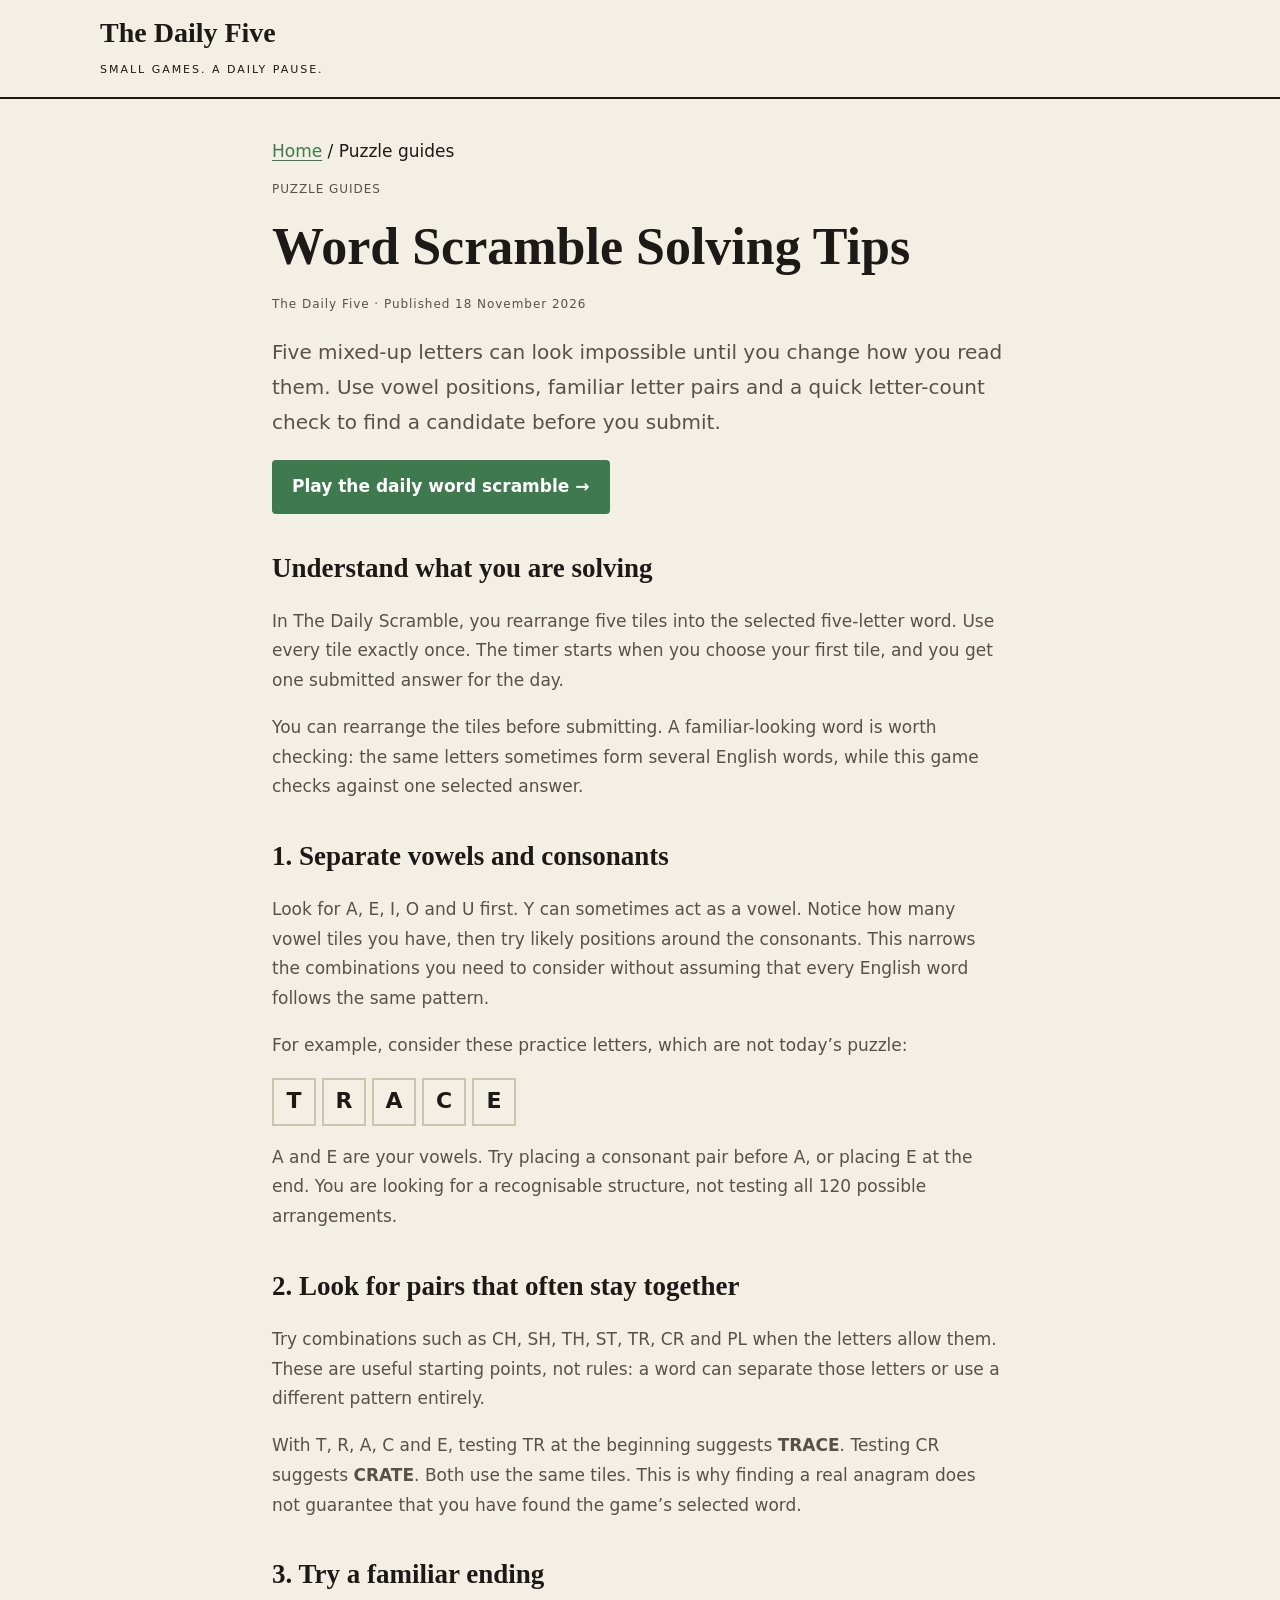
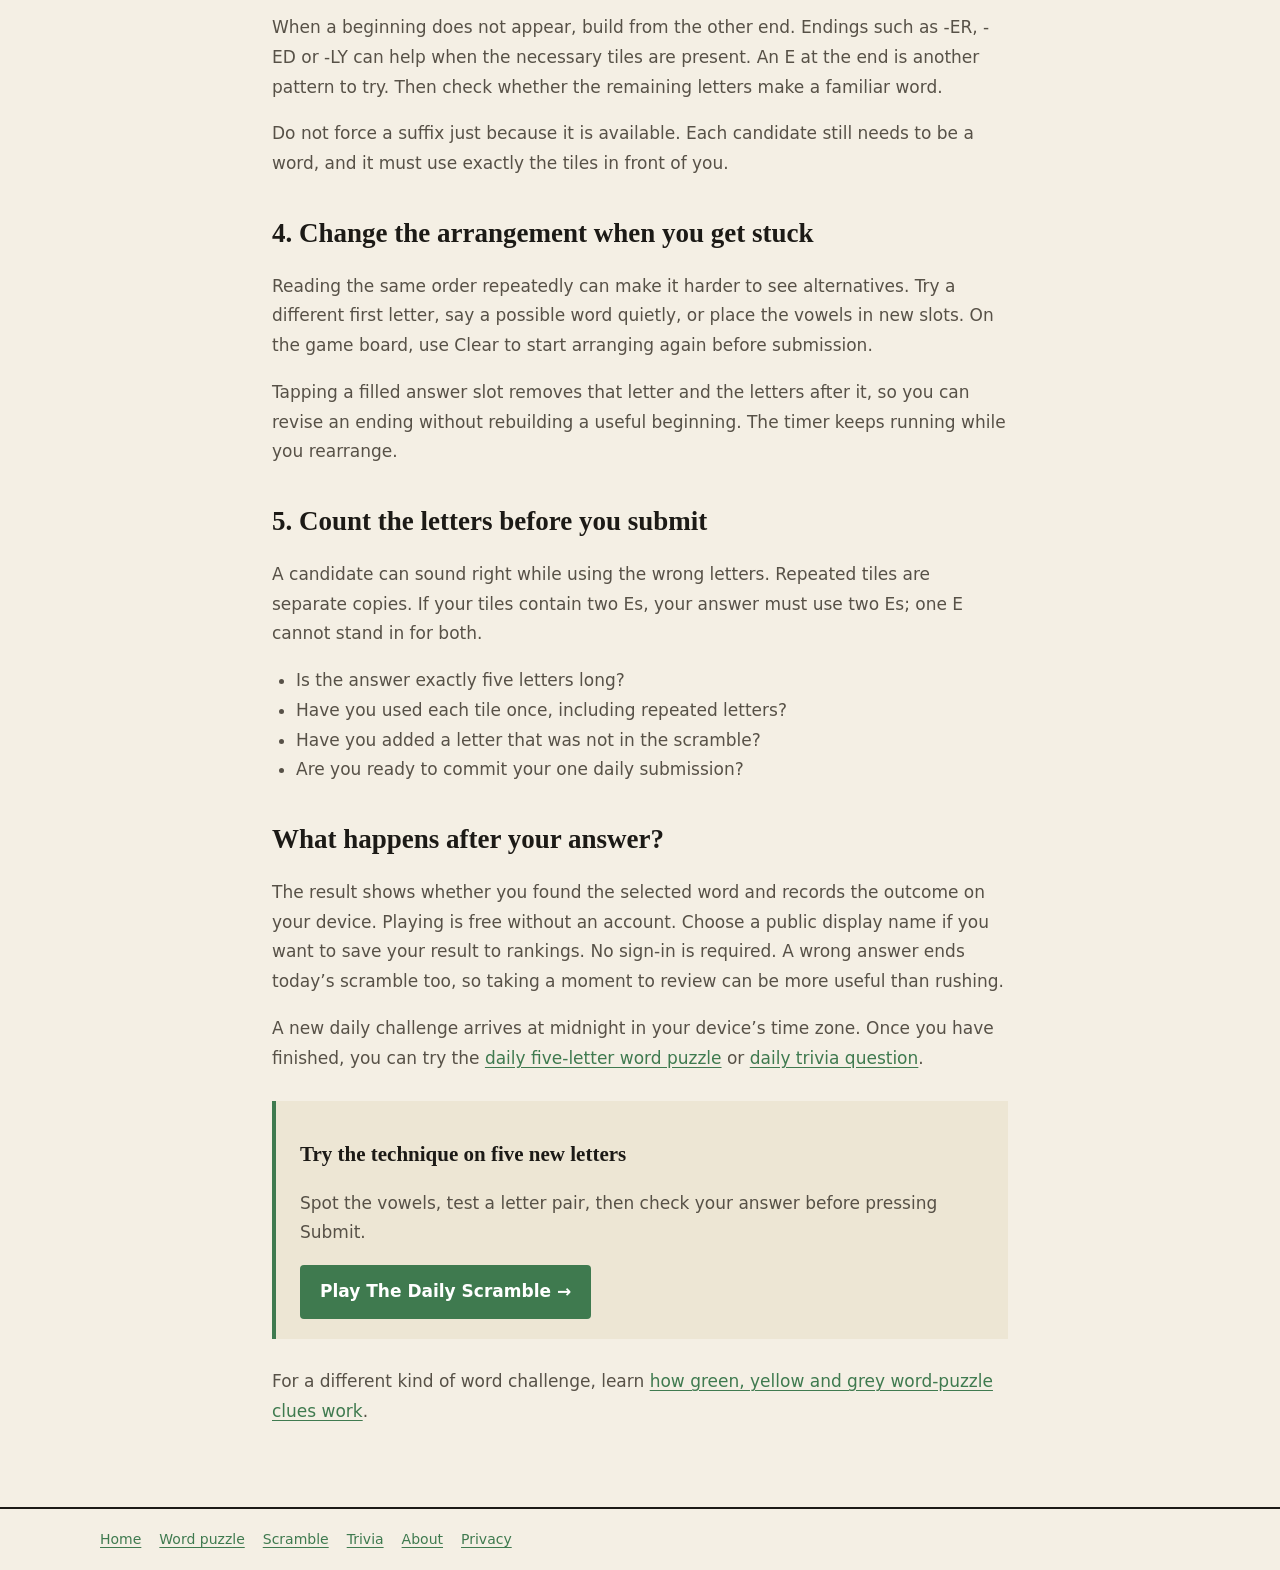
<file: word-scramble-tips.html>
<!DOCTYPE html>
<html lang="en"><head><meta charset="UTF-8"><meta name="viewport" content="width=device-width,initial-scale=1">
<title>Word Scramble Solving Tips | The Daily Five</title><meta name="description" content="Learn how to unscramble five-letter words using vowels, common letter pairs and careful letter counts. Try the tips in The Daily Scramble.">
<link rel="canonical" href="https://www.thedailyfive.net/word-scramble-tips.html"><meta property="og:type" content="article"><meta property="og:title" content="Word Scramble Solving Tips"><meta property="og:description" content="Learn how to unscramble five-letter words using vowels, common letter pairs and careful letter counts. Try the tips in The Daily Scramble."><meta property="og:url" content="https://www.thedailyfive.net/word-scramble-tips.html"><meta property="og:image" content="https://www.thedailyfive.net/og-image.png"><meta name="twitter:card" content="summary_large_image"><meta name="twitter:title" content="Word Scramble Solving Tips"><meta name="twitter:description" content="Learn how to unscramble five-letter words using vowels, common letter pairs and careful letter counts. Try the tips in The Daily Scramble."><meta name="twitter:image" content="https://www.thedailyfive.net/og-image.png"><link rel="icon" href="/favicon.ico"><link rel="stylesheet" href="/guides.css?v=20261118">

<script type="application/ld+json">{"@context":"https://schema.org","@type":"Article","headline":"Word Scramble Solving Tips","description":"Learn how to unscramble five-letter words using vowels, common letter pairs and careful letter counts. Try the tips in The Daily Scramble.","mainEntityOfPage":"https://www.thedailyfive.net/word-scramble-tips.html","datePublished":"2026-11-18","dateModified":"2026-11-18","author":{"@type":"Organization","name":"The Daily Five","url":"https://www.thedailyfive.net/about.html"},"publisher":{"@type":"Organization","name":"The Daily Five","url":"https://www.thedailyfive.net/"},"image":"https://www.thedailyfive.net/og-image.png","inLanguage":"en"}</script></head>
<body><a class="skip" href="#guide">Skip to guide</a><header><a href="/">The Daily Five</a><span>SMALL GAMES. A DAILY PAUSE.</span></header><main id="guide"><nav aria-label="Breadcrumb"><a href="/">Home</a> / Puzzle guides</nav><article><p class="eyebrow">PUZZLE GUIDES</p><h1>Word Scramble Solving Tips</h1><p class="byline">The Daily Five · Published 18 November 2026</p><p class="intro">Five mixed-up letters can look impossible until you change how you read them. Use vowel positions, familiar letter pairs and a quick letter-count check to find a candidate before you submit.</p>
<p><a class="cta" href="/scramble.html">Play the daily word scramble →</a></p>
<h2>Understand what you are solving</h2>
<p>In The Daily Scramble, you rearrange five tiles into the selected five-letter word. Use every tile exactly once. The timer starts when you choose your first tile, and you get one submitted answer for the day.</p>
<p>You can rearrange the tiles before submitting. A familiar-looking word is worth checking: the same letters sometimes form several English words, while this game checks against one selected answer.</p>
<h2>1. Separate vowels and consonants</h2>
<p>Look for A, E, I, O and U first. Y can sometimes act as a vowel. Notice how many vowel tiles you have, then try likely positions around the consonants. This narrows the combinations you need to consider without assuming that every English word follows the same pattern.</p>
<p>For example, consider these practice letters, which are not today’s puzzle:</p>
<div class="tiles" aria-label="Practice letters T, R, A, C, E"><span class="tile">T</span><span class="tile">R</span><span class="tile">A</span><span class="tile">C</span><span class="tile">E</span></div>
<p>A and E are your vowels. Try placing a consonant pair before A, or placing E at the end. You are looking for a recognisable structure, not testing all 120 possible arrangements.</p>
<h2>2. Look for pairs that often stay together</h2>
<p>Try combinations such as CH, SH, TH, ST, TR, CR and PL when the letters allow them. These are useful starting points, not rules: a word can separate those letters or use a different pattern entirely.</p>
<p>With T, R, A, C and E, testing TR at the beginning suggests <strong>TRACE</strong>. Testing CR suggests <strong>CRATE</strong>. Both use the same tiles. This is why finding a real anagram does not guarantee that you have found the game’s selected word.</p>
<h2>3. Try a familiar ending</h2>
<p>When a beginning does not appear, build from the other end. Endings such as -ER, -ED or -LY can help when the necessary tiles are present. An E at the end is another pattern to try. Then check whether the remaining letters make a familiar word.</p>
<p>Do not force a suffix just because it is available. Each candidate still needs to be a word, and it must use exactly the tiles in front of you.</p>
<h2>4. Change the arrangement when you get stuck</h2>
<p>Reading the same order repeatedly can make it harder to see alternatives. Try a different first letter, say a possible word quietly, or place the vowels in new slots. On the game board, use Clear to start arranging again before submission.</p>
<p>Tapping a filled answer slot removes that letter and the letters after it, so you can revise an ending without rebuilding a useful beginning. The timer keeps running while you rearrange.</p>
<h2>5. Count the letters before you submit</h2>
<p>A candidate can sound right while using the wrong letters. Repeated tiles are separate copies. If your tiles contain two Es, your answer must use two Es; one E cannot stand in for both.</p>
<ul><li>Is the answer exactly five letters long?</li><li>Have you used each tile once, including repeated letters?</li><li>Have you added a letter that was not in the scramble?</li><li>Are you ready to commit your one daily submission?</li></ul>
<h2>What happens after your answer?</h2>
<p>The result shows whether you found the selected word and records the outcome on your device. Playing is free without an account. Choose a public display name if you want to save your result to rankings. No sign-in is required. A wrong answer ends today’s scramble too, so taking a moment to review can be more useful than rushing.</p>
<p>A new daily challenge arrives at midnight in your device’s time zone. Once you have finished, you can try the <a href="/play.html">daily five-letter word puzzle</a> or <a href="/trivia.html">daily trivia question</a>.</p>
<div class="callout"><h3>Try the technique on five new letters</h3><p>Spot the vowels, test a letter pair, then check your answer before pressing Submit.</p><a class="cta" href="/scramble.html">Play The Daily Scramble →</a></div>
<p>For a different kind of word challenge, learn <a href="/five-letter-word-clues.html">how green, yellow and grey word-puzzle clues work</a>.</p></article></main><footer><nav aria-label="Footer"><a href="/">Home</a><a href="/play.html">Word puzzle</a><a href="/scramble.html">Scramble</a><a href="/trivia.html">Trivia</a><a href="/about.html">About</a><a href="/privacy.html">Privacy</a></nav></footer></body></html>
</file>
<file: guides.css>
:root{color-scheme:light dark;--paper:#f4efe4;--ink:#1c1a16;--muted:#575147;--line:#cdc4ad;--card:#ede6d4;--accent:#3f7a4f}*{box-sizing:border-box}body{margin:0;background:var(--paper);color:var(--ink);font:17px/1.75 system-ui,sans-serif}header,footer{border-bottom:2px solid var(--ink);padding:18px max(20px,calc((100% - 1080px)/2))}header a{font:900 28px/1.1 Georgia,serif;color:var(--ink);text-decoration:none}header span{display:block;font-size:11px;letter-spacing:.18em;margin-top:8px}main{max-width:780px;margin:auto;padding:38px 22px 64px}h1,h2,h3{font-family:Georgia,serif;line-height:1.2}h1{font-size:clamp(34px,6vw,52px);margin:16px 0}h2{font-size:27px;margin-top:38px}h3{font-size:21px}p,li{color:var(--muted)}a{color:var(--accent);text-underline-offset:3px}a:focus-visible,button:focus-visible{outline:3px solid var(--accent);outline-offset:4px}.eyebrow,.byline{font-size:12px;letter-spacing:.08em}.intro{font-size:20px}.callout{padding:20px 24px;background:var(--card);border-left:4px solid var(--accent);margin:28px 0}.cta{display:inline-block;background:var(--accent);color:white;padding:12px 20px;text-decoration:none;font-weight:700;border-radius:4px}.tiles{display:flex;gap:6px;flex-wrap:wrap;margin:14px 0}.tile{display:grid;place-items:center;min-width:44px;min-height:48px;border:2px solid var(--line);font-size:22px;font-weight:700;color:var(--ink);background:var(--paper)}.green{background:#397548;color:white}.yellow{background:#88701d;color:white}.grey{background:#626262;color:white}.table-wrap{overflow-x:auto}table{border-collapse:collapse;width:100%;font-size:15px}th,td{padding:10px;text-align:left;border-bottom:1px solid var(--line)}ol,ul{padding-left:24px}footer{border-top:2px solid var(--ink);border-bottom:0;font-size:14px}footer nav{display:flex;gap:18px;flex-wrap:wrap}.skip{position:absolute;left:12px;top:-100px;background:var(--paper);padding:10px}.skip:focus{top:8px}@media(prefers-color-scheme:dark){:root{--paper:#171611;--ink:#f0ebe0;--muted:#c5beaf;--line:#514a3e;--card:#242219;--accent:#89bc91}.cta{background:#397548}.tile.green,.tile.yellow,.tile.grey{color:white}}
</file>
